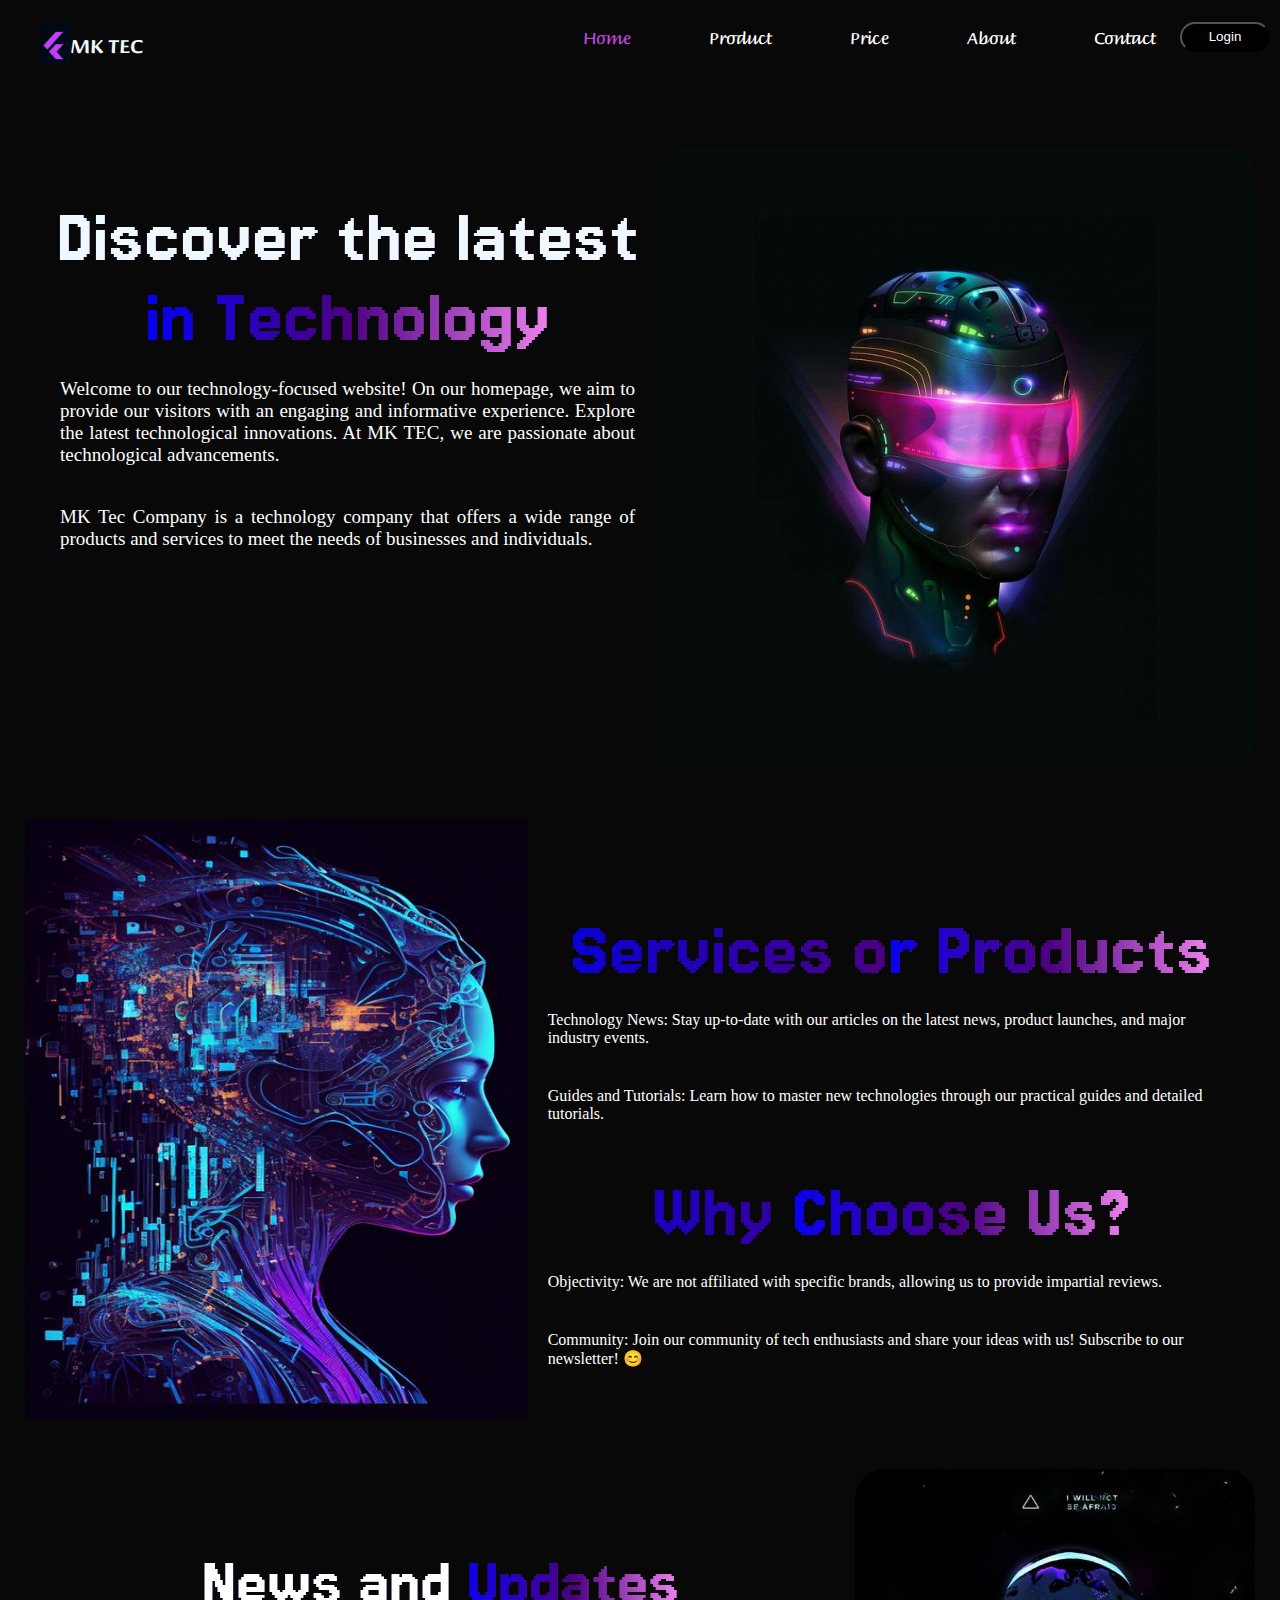
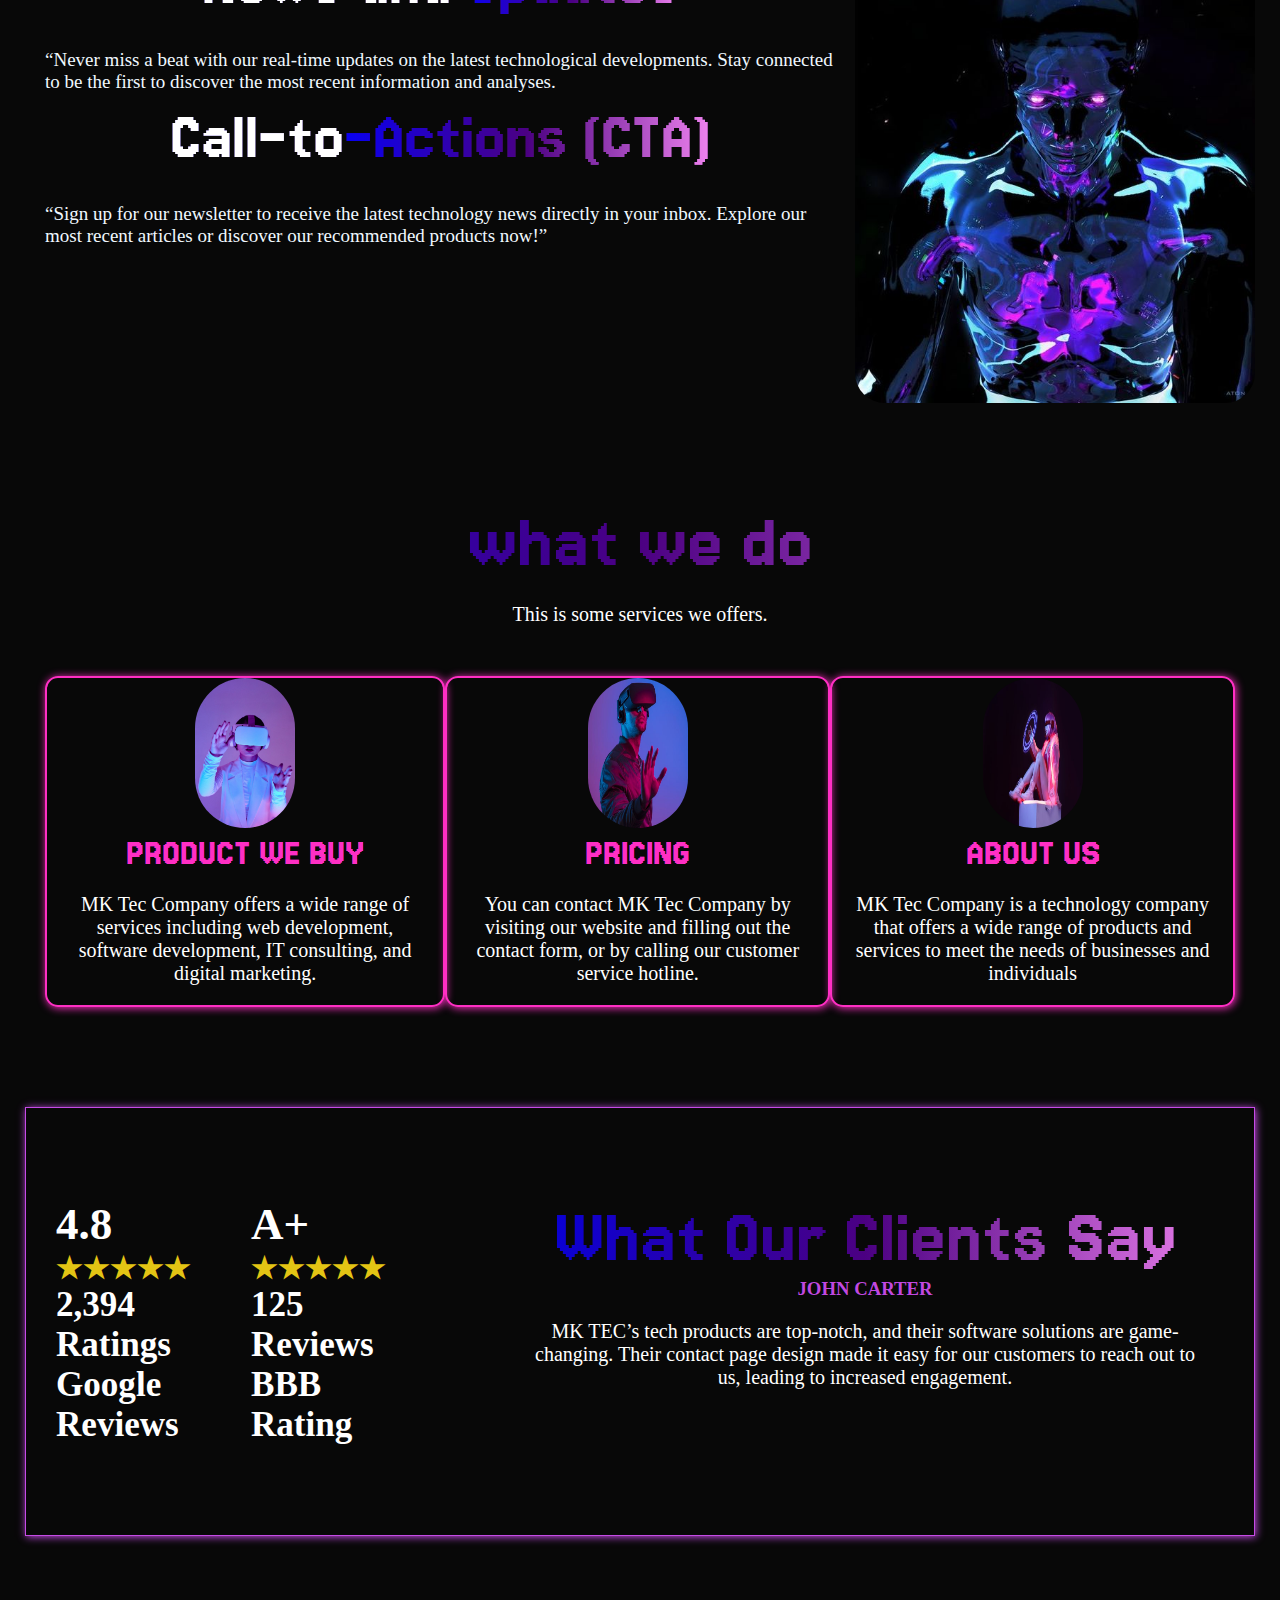
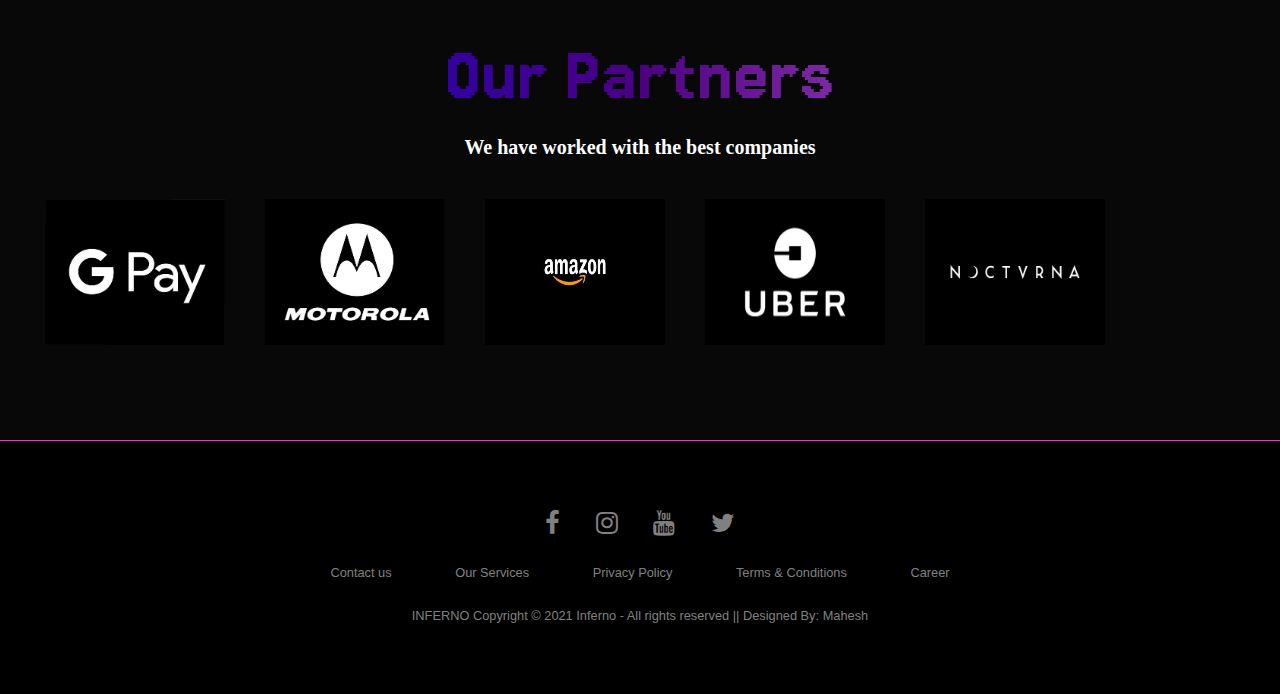
<file: html/index.html>
<!DOCTYPE html>
<html lang="en">
<head>

    <title>MK TEC</title>
    <link rel="preconnect" href="https://fonts.googleapis.com">
    <link rel="preconnect" href="https://fonts.gstatic.com" crossorigin>
    <link href="https://fonts.googleapis.com/css2?family=Jersey+15&display=swap" rel="stylesheet">
    <link rel="stylesheet" href="/css/main.css">
    <link href="https://fonts.googleapis.com/css2?family=Briem+Hand:wght@500&display=swap" rel="stylesheet">
    <link rel="stylesheet" href="https://cdnjs.cloudflare.com/ajax/libs/font-awesome/4.7.0/css/font-awesome.min.css">
</head>
<body>
    <!--start header-->

    <header class="head">
        <div class="div1">
            <img class="logm" src="../img/LOGOMK.png" >
            <h3>MK TEC</h3>
        </div>
        <div class="div2">
            <nav class="nav1">
                <ul>
                    <li class="li"><a href="index.html"><span class="home">Home</span></a></li>
                    <li class="li"><a href="product.html">Product</a></li>
                    <li class="li"><a href="prix.html">Price</a></li>
                    <li class="li"><a href="about.html">About</a></li>
                    <li class="li"><a href="contact.html">Contact</a></li>
                </ul>
               
            </nav>
            <a href="login.html"><button class="but">Login</button></a>
        </div>
    </header>
 <!--end header-->


    <main class="mainin">
      <!--start sec titre1-->
        <section class="section1">
            <div class="div3">
                <h1>Discover the latest <span class="s1">in Technology</span></h1>
                <p>Welcome to our technology-focused website! On our homepage, we aim to provide our visitors with an engaging and informative experience. Explore the latest technological innovations. At MK TEC, we are passionate about technological advancements. </p>  
                <p>MK Tec Company is a technology company that offers a wide range of products and services to meet the needs of businesses and individuals.</p>
            </div>
            <img class="img1" src="../img/img8.jpeg" alt="">
        </section> 
      <!--end sec titre1-->
        <!--start sec titre2-->
        <section class="sec2">
            
            <img src="/img/PIC10.jpg" alt="">
            <div>
                <div class="divp1">
                    <h1>Services o<span class="s1">r Products</span></h1>
                    <p>Technology News: Stay up-to-date with our articles on the latest news, product launches, and major industry events.</p>
                    <p>Guides and Tutorials:  Learn how to master new technologies through our practical guides and detailed tutorials.</p>
                </div>      

                <div class="divp1">
                    <h1>Why <span class="s1">Choose Us?</span></h1>
                    <p>Objectivity:  We are not affiliated with specific brands, allowing us to provide impartial reviews.</p>
                    <p>Community: Join our community of tech enthusiasts and share your ideas with us! Subscribe to our newsletter! 😊</p>   
                </div>  
            </div>
        </section>
      
       <!--end sec titre2-->
       <!--start sec titre3-->

        <section class="sec3">
            
            <div class="m2">
                <h1>News and <span class="s1">Updates </span></h1>
                <p> “Never miss a beat with our real-time updates on the latest technological developments. Stay connected to be the first to discover the most recent information and analyses.</p>
            
            
                <h1>Call-to<span class="s1">-Actions (CTA)</span></h1>
                <p>“Sign up for our newsletter to receive the latest technology news directly in your inbox. Explore our most recent articles or discover our recommended products now!”</p>
            </div>
            <img src="../img/pic12.jpg" alt="">

        </section>
        <!--end sec titre3-->
        <!--start sec what we do-->
        <section class="secw">
            <div class="divw1">
                <h1>what we do</h1>
                <p>This is some services we offers.</p>
            </div>
            <div class="divw2">
                <a href="/html/product.html">
                    <div>
                        <img src="/img/imgg.jpeg" alt="">
                        <h1>PRODUCT WE BUY</h1>
                        <p>MK Tec Company offers a wide range of services including web development, software development, IT consulting, and digital marketing.</p>
                    </div>
                </a>
                <a href="/html/prix.html">
                    <div>
                        <img src="/img/img2.jpg" alt="">
                        <h1>PRICING</h1>
                        <p>You can contact MK Tec Company by visiting our website and filling out the contact form, or by calling our customer service hotline.</p>
                    </div>
                </a>
                <a href="/html/about.html">
                    <div>
                        <img src="/img/img4.jpg" alt="">
                        <h1>ABOUT US</h1>
                        <p>MK Tec Company is a technology company that offers a wide range of products and services to meet the needs of businesses and individuals</p>
                    </div>
                </a>
            </div>
        </section>
        <!--end sec what we do-->
        <!--start cmnt-->
        <section class="seccmnt">
            <div class="dicn1">
                <h2>4.8</h2>
                <h4>★★★★★</h4>
                <h3>2,394 Ratings</h3>
                <h3>Google Reviews</h3>
            </div>
            <div class="dicn1">
                <h2>A+</h2>
                <h4>★★★★★</h4>
                <h3>125 Reviews</h3>
                <h3>BBB Rating</h3>
            </div>
            <div class="dicn2">
                <h1>What Our Clients Say</h1>
                <h3>JOHN CARTER</h3>
                <p>MK TEC’s tech products are top-notch, and their software solutions are game-changing. Their contact page design made it easy for our customers to reach out to us, leading to increased engagement.</p>
                
            </div>
        </section>
        <!--end cmnt-->
    
        <!--start Partners-->
        <section class="partners">
            <div>
                <h1>Our Partners</h1>
                <p>We have worked with the best companies</p>
            </div>
            <div class="divpart">
                <img src="/img/black.jpg" alt="">
                <img src="/img/black2.jpg" alt="">
                <img src="/img/amazon1.jpg" alt="">
                <img src="/img/partnr2.jpg" alt="">
                <img src="/img/black3.jpg" alt="">
            </div>
        </section>
        <!--end Partners-->
    </main>
    <div class="line"></div>
    <!--start footer-->
    <footer>
        <div class="footer">
            <div class="row">
                <a href="#"><i class="fa fa-facebook"></i></a>
                <a href="#"><i class="fa fa-instagram"></i></a>
                <a href="#"><i class="fa fa-youtube"></i></a>
                <a href="#"><i class="fa fa-twitter"></i></a>
            </div>
        
            <div class="row">
                <ul>
                    <li><a href="#">Contact us</a></li>
                    <li><a href="#">Our Services</a></li>
                    <li><a href="#">Privacy Policy</a></li>
                    <li><a href="#">Terms & Conditions</a></li>
                    <li><a href="#">Career</a></li>
                </ul>
            </div>
        
            <div class="row">INFERNO Copyright © 2021 Inferno - All rights reserved || Designed By: Mahesh </div>
            
        
        </div>
    </footer>
    <!--end footer-->
    
</body>
</html>
</file>
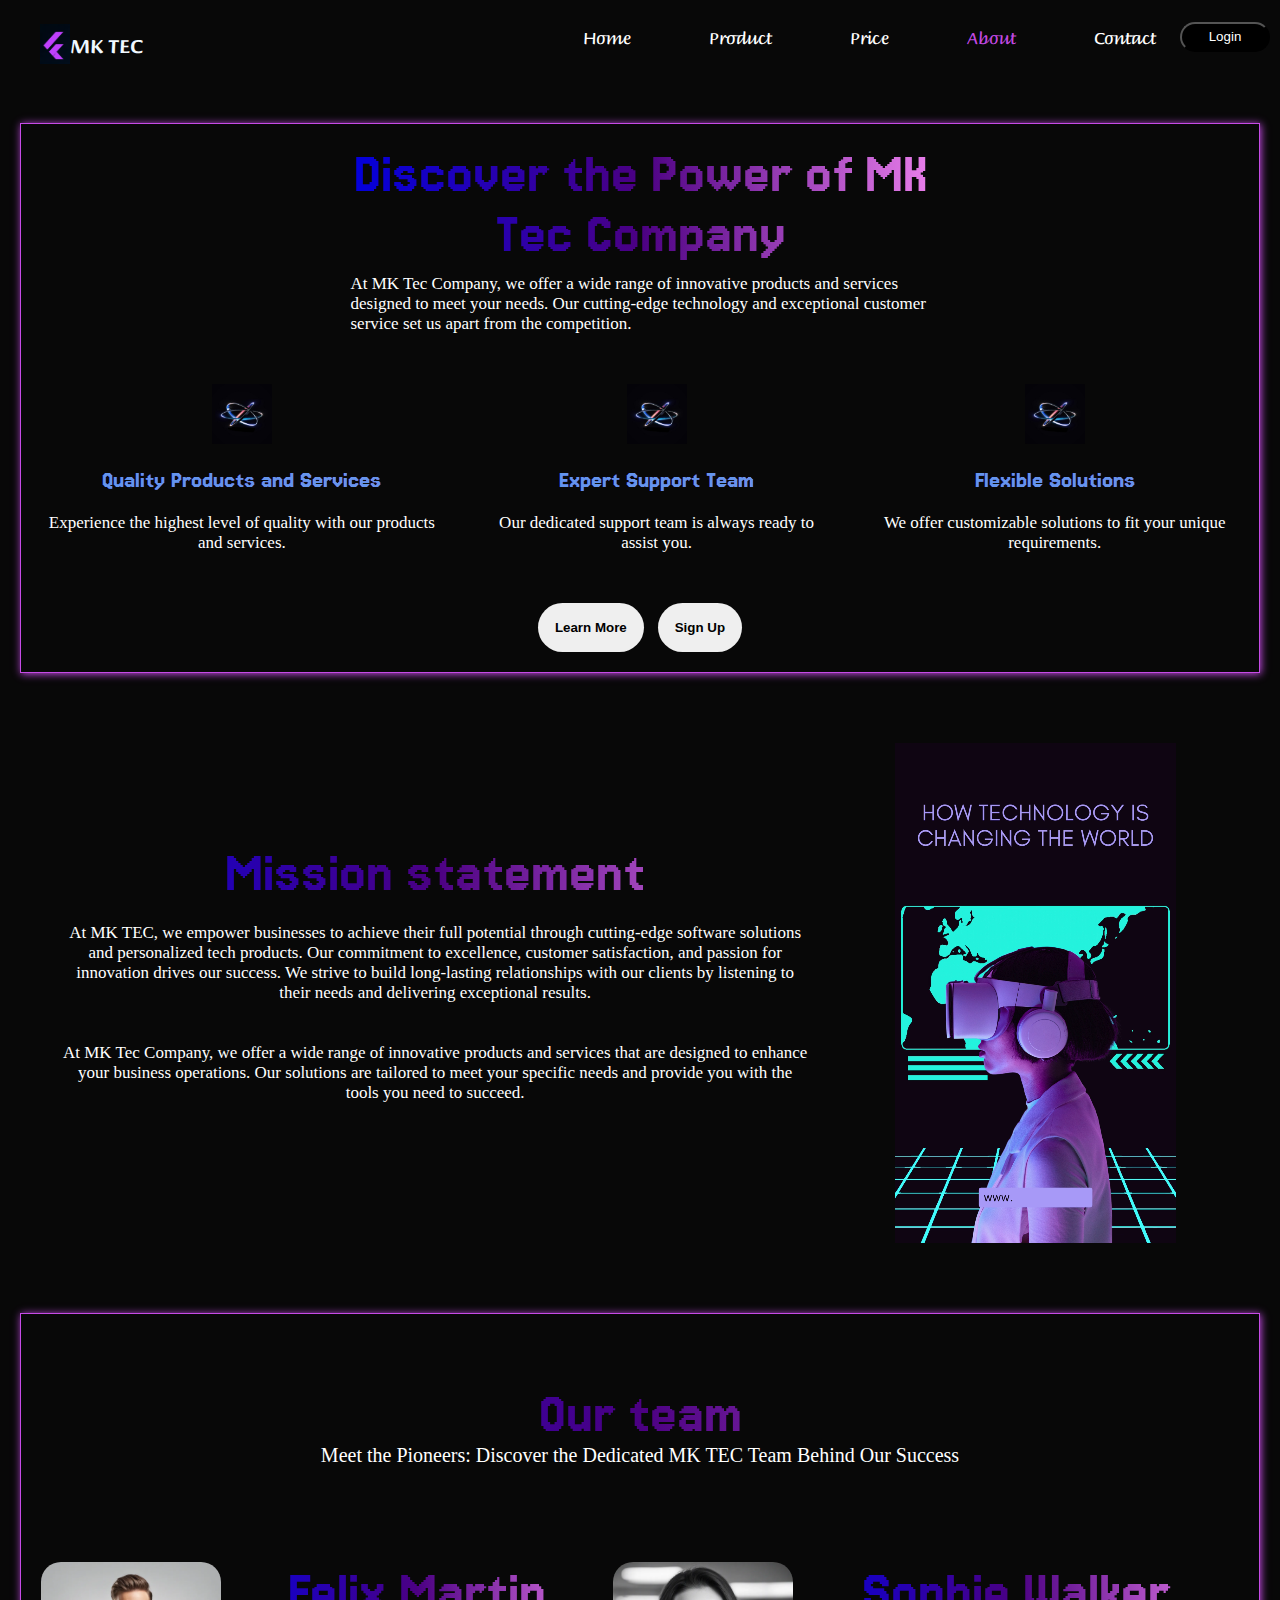
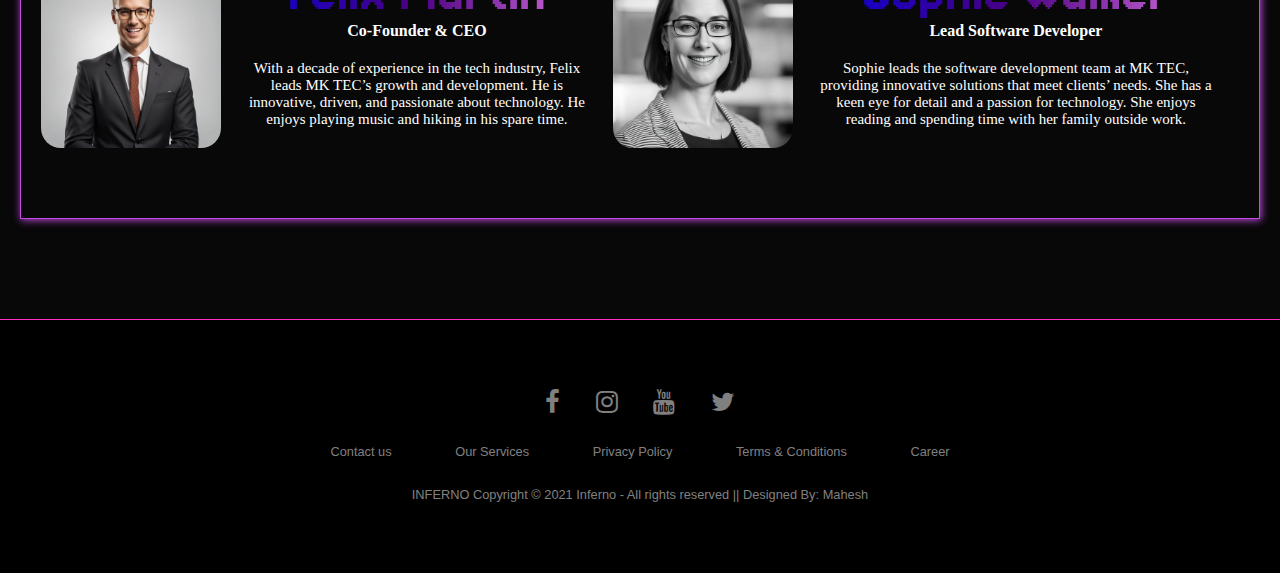
<file: html/about.html>
<!DOCTYPE html>
<html lang="en">
<head>
    <title>MK TEC</title>
    <link rel="preconnect" href="https://fonts.googleapis.com">
    <link rel="preconnect" href="https://fonts.gstatic.com" crossorigin>
    <link href="https://fonts.googleapis.com/css2?family=Jersey+15&display=swap" rel="stylesheet">
    <link rel="stylesheet" href="/css/main.css">
    <link href="https://fonts.googleapis.com/css2?family=Briem+Hand:wght@500&display=swap" rel="stylesheet">
    <link rel="stylesheet" href="https://cdnjs.cloudflare.com/ajax/libs/font-awesome/4.7.0/css/font-awesome.min.css">
</head>
<body>
    <!--start header -->

    <header class="head">
        <div class="div1">
            <img class="logm" src="../img/LOGOMK.png" >
            <h3>MK TEC</h3>
        </div>
        <div class="div2">
            <nav class="nav1">
                <ul>
                    <li class="li"><a href="index.html">Home</a></li>
                    <li class="li"><a href="product.html">Product</a></li>
                    <li class="li"><a href="prix.html"><span class="pro">Price</span></a></li>
                    <li class="li"><a href="about.html"><span class="home">About</span></a></li>
                    <li class="li"><a href="contact.html">Contact</a></li>
                </ul>
               
            </nav>
            <a href="login.html"><button class="but">Login</button></a>
        </div>
    </header>
    <!--end header-->

    <main class="mainabout">
        <!--start secabout-->
        <section class="secabout">
            <div class="diva1">
                <h1>Discover the Power of MK Tec Company</h1>
                <p>At MK Tec Company, we offer a wide range of innovative products and services designed to meet your needs. Our cutting-edge technology and exceptional customer service set us apart from the competition.</p>
            </div>
            <div class="diva2">
                <div>
                    <img src="/img/logo3.jpg" alt="">
                    <h1>Quality Products and Services</h1>
                    <p>Experience the highest level of quality with our products and services.</p>
                </div>
                <div>
                    <img src="/img/logo3.jpg" alt="">
                    <h1>Expert Support Team</h1>
                    <p>Our dedicated support team is always ready to assist you.</p>
                </div>
                <div>
                    <img src="/img/logo3.jpg" alt="">
                    <h1>Flexible Solutions</h1>
                    <p>We offer customizable solutions to fit your unique requirements.</p>
                </div>

            </div>
            <div class="divbut">
                <button class="btn ">Learn More</button>
                <button class="btn ">Sign Up</button>
            </div>
        </section>
        <!--start sec mission-->
        <section class="secab">
            <div>
                <h1>Mission statement</h1>
                <p>At MK TEC, we empower businesses to achieve their full potential through cutting-edge software solutions and personalized tech products. Our commitment to excellence, customer satisfaction, and passion for innovation drives our success. We strive to build long-lasting relationships with our clients by listening to their needs and delivering exceptional results.</p>
                <p>At MK Tec Company, we offer a wide range of innovative products and services that are designed to enhance your business operations. Our solutions are tailored to meet your specific needs and provide you with the tools you need to succeed.</p>
            </div>
            <video muted autoplay loop  src="/video/about.mp4"></video>
        </section> 
        <!--start sec mission-->
        <!--start sec  team-->
        <section class="ourt">
            <div class="diou2">
                <h1>Our team</h1>
                <p>Meet the Pioneers: Discover the Dedicated MK TEC Team Behind Our Success</p>
            </div>
            <div class="dicab">
                <img src="/img/flexab.webp" alt="">
                <div class="diou">
                    <div>
                        <h1>Felix Martin</h1>
                        <h4>Co-Founder & CEO</h4>
                    </div>  
                    <p>With a decade of experience in the tech industry, Felix leads MK TEC’s growth and development. He is innovative, driven, and passionate about technology. He enjoys playing music and hiking in his spare time.</p>
                </div>
                <img src="/img/soghiab.webp" alt="">
                <div class="diou">
                    <div>
                        <h1>Sophie Walker</h1>
                        <h4>Lead Software Developer</h4>
                    </div>
                    <p>Sophie leads the software development team at MK TEC, providing innovative solutions that meet clients’ needs. She has a keen eye for detail and a passion for technology. She enjoys reading and spending time with her family outside work.</p>
                </div>
            </div>
        </section> 
        <!--start sec team-->
        

       
    </main>
    <div class="line"></div>
     <!--start footer-->
     <footer>
        <div class="footer">
            <div class="row">
                <a href="#"><i class="fa fa-facebook"></i></a>
                <a href="#"><i class="fa fa-instagram"></i></a>
                <a href="#"><i class="fa fa-youtube"></i></a>
                <a href="#"><i class="fa fa-twitter"></i></a>
            </div>
        
            <div class="row">
                <ul>
                    <li><a href="#">Contact us</a></li>
                    <li><a href="#">Our Services</a></li>
                    <li><a href="#">Privacy Policy</a></li>
                    <li><a href="#">Terms & Conditions</a></li>
                    <li><a href="#">Career</a></li>
                </ul>
            </div>
        
            <div class="row">INFERNO Copyright © 2021 Inferno - All rights reserved || Designed By: Mahesh </div>
            
        
        </div>
    </footer>
    <!--end footer-->
</body>
</html>
</file>
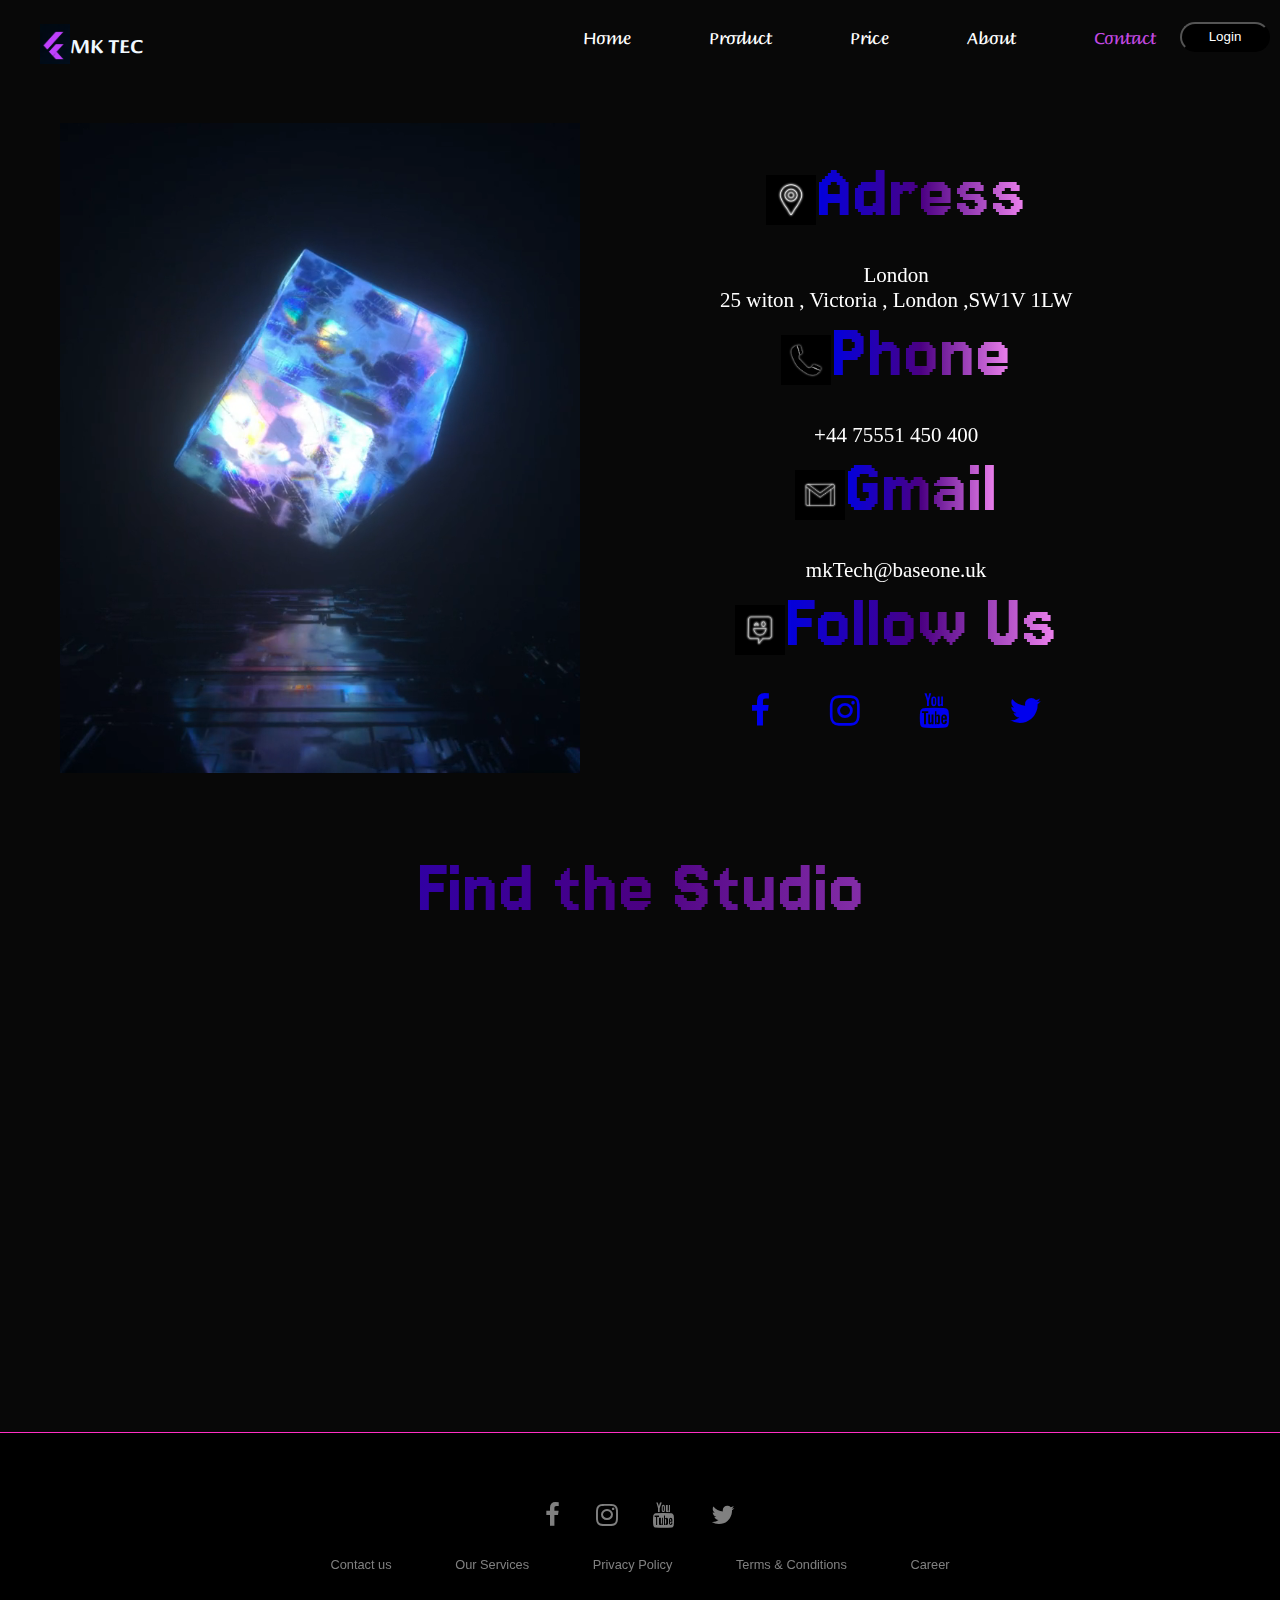
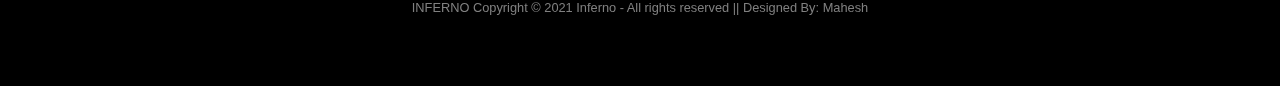
<file: html/contact.html>
<!DOCTYPE html>
<html lang="en">
<head>
    <meta charset="UTF-8">
    <meta name="viewport" content="width=device-width, initial-scale=1.0">
    <title>Document</title>
    <link rel="stylesheet" href="/css/main.css">
    <link rel="preconnect" href="https://fonts.googleapis.com">
    <link rel="preconnect" href="https://fonts.gstatic.com" crossorigin>
    <link href="https://fonts.googleapis.com/css2?family=Jersey+15&display=swap" rel="stylesheet">
    <link rel="preconnect" href="https://fonts.googleapis.com">
    <link rel="preconnect" href="https://fonts.gstatic.com" crossorigin>
    <link href="https://fonts.googleapis.com/css2?family=Briem+Hand:wght@500&display=swap" rel="stylesheet">
    <link rel="stylesheet" href="https://cdnjs.cloudflare.com/ajax/libs/font-awesome/4.7.0/css/font-awesome.min.css">
    
</head>
<body>
 <!--start header -->
    <header class="head">
        <div class="div1">
            <img class="logm" src="../img/LOGOMK.png" >
            <h3>MK TEC</h3>
        </div>
        <div class="div2">
            <nav class="nav1">
                <ul>
                    <li class="li"><a href="index.html">Home</a></li>
                    <li class="li"><a href="product.html">Product</a></li>
                    <li class="li"><a href="prix.html">Price</a></li>
                    <li class="li"><a href="about.html"></span>About</a></li>
                    <li class="li"><a href="contact.html"><span class="home">Contact</span></a></li>
                </ul>
               
            </nav>
            <a href="login.html"><button class="but">Login</button></a>
        </div>
    </header>
    <!--end header-->
    <main>
        <!--start seccon1-->
        <section class="seccon">
            <video muted autoplay loop  src="/video/cacc37c6fe31c5f0d73bafab7a2c935c.mp4"></video>
            <div class="divcon2">
                <div>
                    <div class="divcnt">
                        <img src="/img/adr3.jpg" alt="">
                        <h1>Adress</h1>
                    </div>
                    <p>London</p>
                    <p>25 witon , Victoria , London ,SW1V 1LW </p>
                    
                </div>
                <div>
                    <div class="divcnt">
                        <img src="/img/ph2.jpg" alt="">
                        <h1>Phone</h1>
                    </div>
                    <p>+44 75551 450 400</p>
                </div>
                <div>
                    <div class="divcnt">
                        <img src="/img/gmail2.jpg" alt="">
                        <h1>Gmail</h1>
                    </div>
                    <p>mkTech@baseone.uk</p>
            </div>
                <div class="divcnt">
                    <img src="/img/follow us.jpg" alt="">
                    <h1>Follow Us</h1>
                </div>
                <div class="row2">
                    <a href="#"><i class="fa fa-facebook"></i></a>
                    <a href="#"><i class="fa fa-instagram"></i></a>
                    <a href="#"><i class="fa fa-youtube"></i></a>
                    <a href="#"><i class="fa fa-twitter"></i></a>
                    
                </div>
            </div>
        </section>
        <!--end seccon1-->
        <!--start find stidio-->
        <section class="find">
            <h1>Find the Studio</h1>
            <iframe src="https://www.google.com/maps/embed?pb=!1m18!1m12!1m3!1d317716.6199417492!2d-0.4319350262806276!3d51.528605080092824!2m3!1f0!2f0!3f0!3m2!1i1024!2i768!4f13.1!3m3!1m2!1s0x47d8a00baf21de75%3A0x52963a5addd52a99!2sLondres%2C%20Royaume-Uni!5e0!3m2!1sfr!2sma!4v1716308750783!5m2!1sfr!2sma" width="600" height="450" style="border:0;" allowfullscreen="" loading="lazy" referrerpolicy="no-referrer-when-downgrade"></iframe>
        </section>
    </main>
    <div class="line"></div>
     <!--start footer-->
     <footer>
        <div class="footer">
            <div class="row">
                <a href="#"><i class="fa fa-facebook"></i></a>
                <a href="#"><i class="fa fa-instagram"></i></a>
                <a href="#"><i class="fa fa-youtube"></i></a>
                <a href="#"><i class="fa fa-twitter"></i></a>
            </div>
        
            <div class="row">
                <ul>
                    <li><a href="#">Contact us</a></li>
                    <li><a href="#">Our Services</a></li>
                    <li><a href="#">Privacy Policy</a></li>
                    <li><a href="#">Terms & Conditions</a></li>
                    <li><a href="#">Career</a></li>
                </ul>
            </div>
        
            <div class="row">INFERNO Copyright © 2021 Inferno - All rights reserved || Designed By: Mahesh </div>
            
        
        </div>
    </footer>
    <!--end footer-->
    
</body>
</html>
</file>
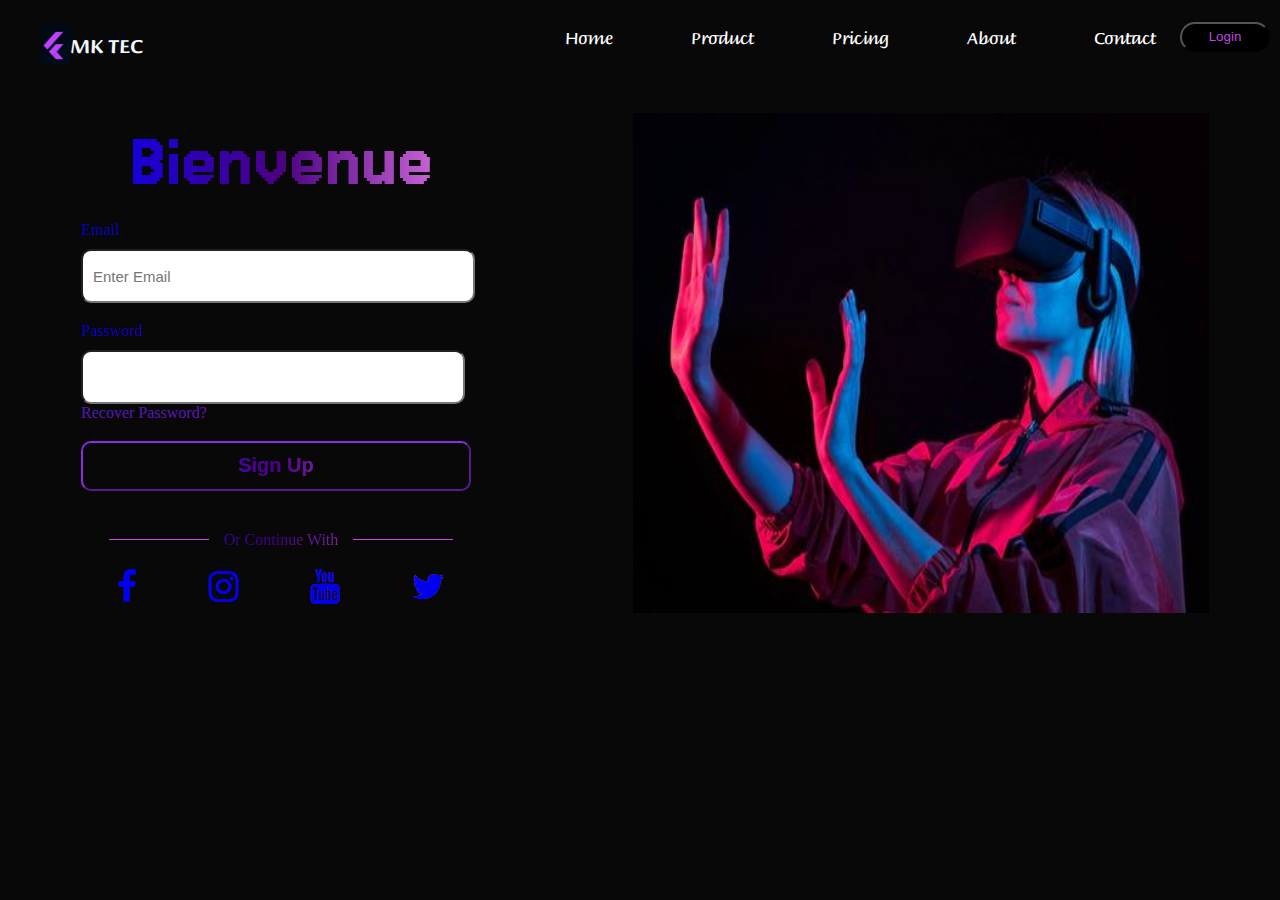
<file: html/login.html>
<!DOCTYPE html>
<html lang="en">
<head>
   
    <title>MK TEC</title>
    <link rel="preconnect" href="https://fonts.googleapis.com">
    <link rel="preconnect" href="https://fonts.gstatic.com" crossorigin>
    <link href="https://fonts.googleapis.com/css2?family=Jersey+15&display=swap" rel="stylesheet">
    <link rel="stylesheet" href="/css/main.css">
    <link href="https://fonts.googleapis.com/css2?family=Briem+Hand:wght@500&display=swap" rel="stylesheet">
    <link rel="stylesheet" href="https://cdnjs.cloudflare.com/ajax/libs/font-awesome/4.7.0/css/font-awesome.min.css">
</head>
<body>
    <!-- start header-->
    <header class="head">
        <div class="div1">
            <img class="logm" src="../img/LOGOMK.png" >
            <h3>MK TEC</h3>
        </div>
        <div class="div2">
            <nav class="nav1">
               <ul>
                    <li class="li"><a href="index.html">Home</a></li>
                    <li class="li"><a href="product.html">Product</a></li>
                    <li class="li"><a href="prix.html">Pricing</a></li>
                    <li class="li"><a href="about.html">About</a></li>
                    <li class="li"><a href="contact.html">Contact</a></li>
                </ul>
            </nav> 
            <a href="login.html"><button class="but"><span class="home">Login</span></button></a>
        </div>
    </header>
<!--end header-->

<!--start sec login-->
    <section class="login">
        
        <div class="dav1">
            <h1>Bienvenue</h1>
            <div>
                <label for="email">Email</label>
                <input type="email" id="email" name="email" placeholder="Enter Email" class="inpa1" autocomplete="email">
            </div>
            <div>
                <label for="pswd">Password</label>
                <input type="password" id="pswd" name="pswd" class="inpa2" autocomplete="current-password" >
                <a href=""><span class="spn2">Recover Password?</span></a>
            </div>
            <div class="continue">
                <a href="index.html"><button class="sign">Sign Up</button></a>
                <div class="ligns">
                    <div class="lign1"></div>
                    <p>Or Continue With</p>
                    <div class="lign1"></div>
                </div>
                <div class="row2">
                    <a href="#"><i class="fa fa-facebook"></i></a>
                    <a href="#"><i class="fa fa-instagram"></i></a>
                    <a href="#"><i class="fa fa-youtube"></i></a>
                    <a href="#"><i class="fa fa-twitter"></i></a>
                    
                </div>
           </div>
           
        </div>
        <img src="../img/pic1.jpg" alt="">
   </section>

 <!--end sec login-->
  

    
</body>
</html>
</file>
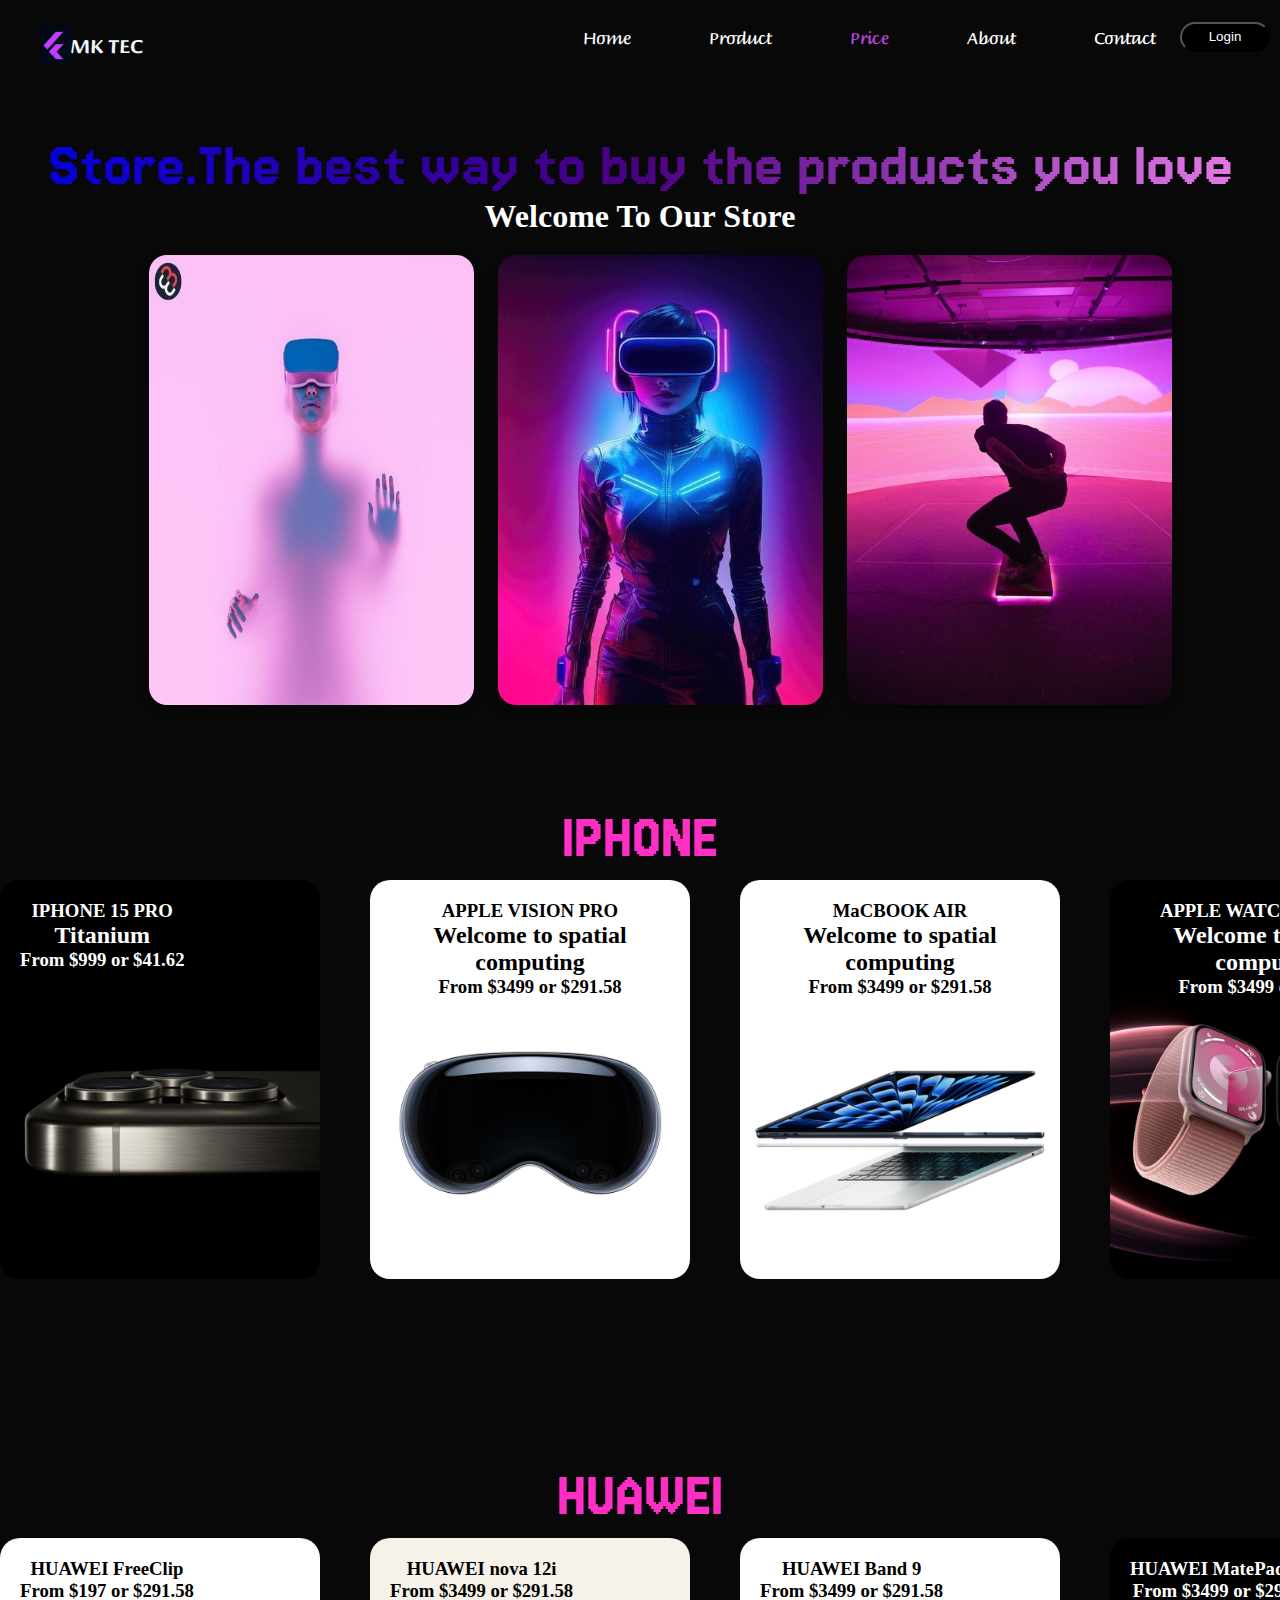
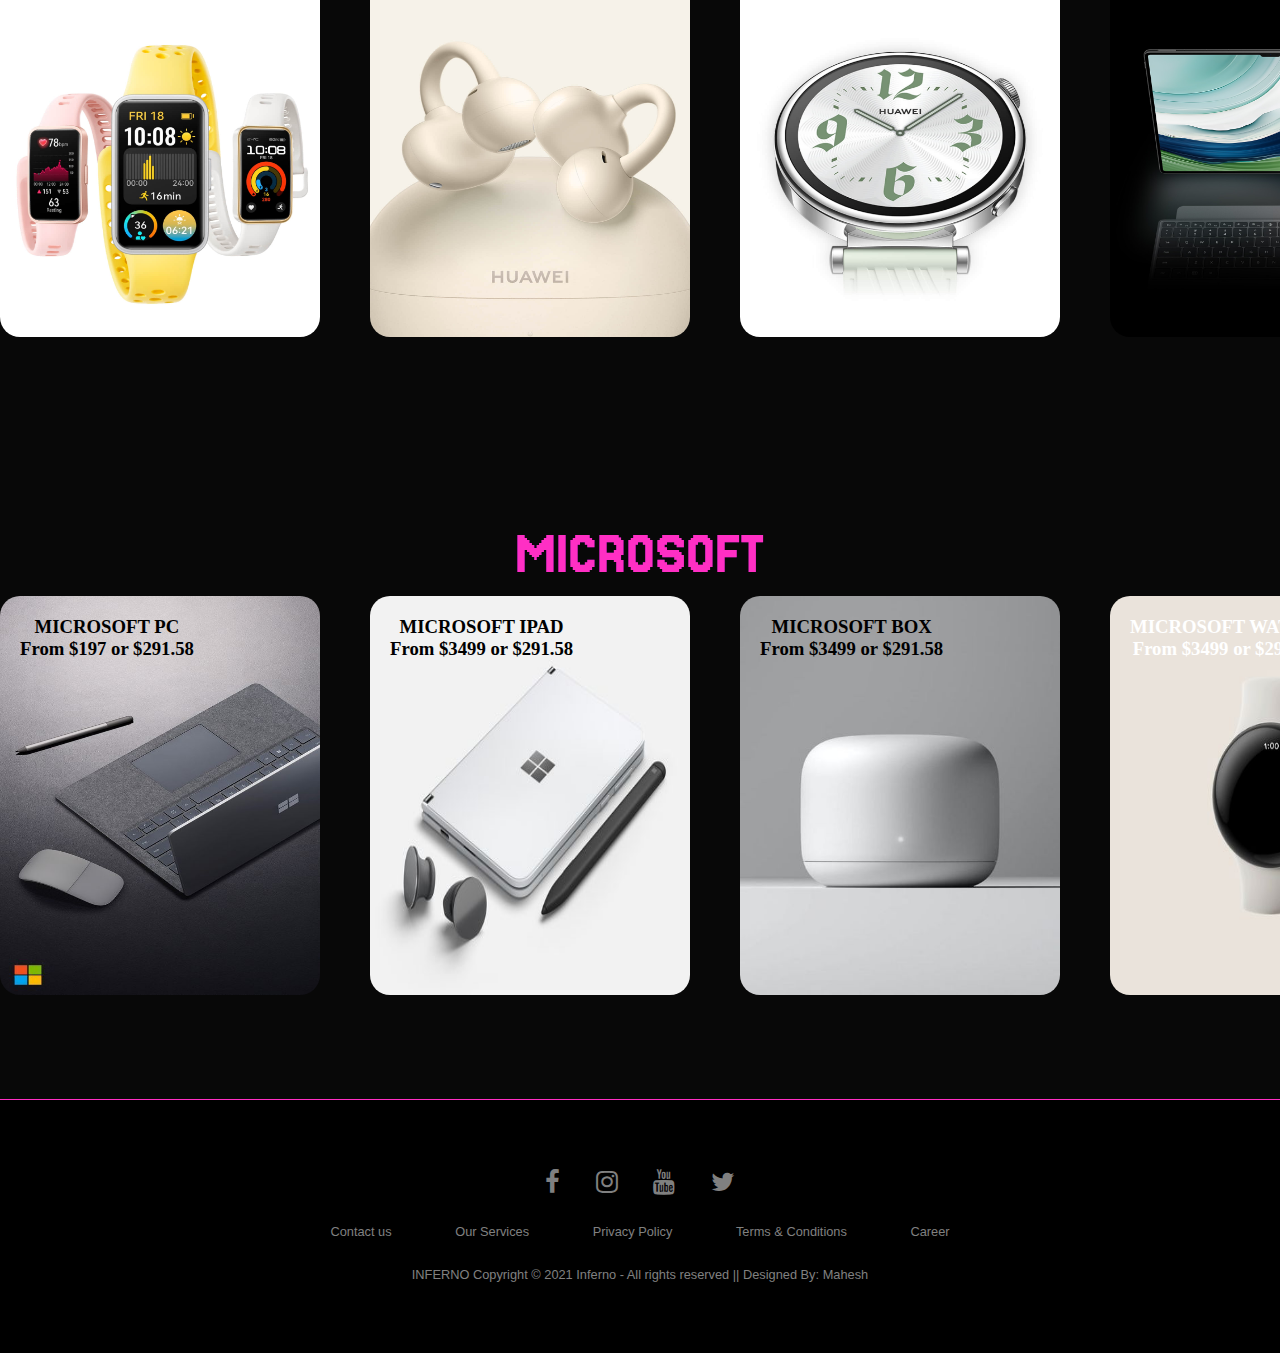
<file: html/prix.html>
<!DOCTYPE html>
<html lang="en">
<head>
    <title>MK TEC</title>
    <link rel="preconnect" href="https://fonts.googleapis.com">
    <link rel="preconnect" href="https://fonts.gstatic.com" crossorigin>
    <link href="https://fonts.googleapis.com/css2?family=Jersey+15&display=swap" rel="stylesheet">
    <link rel="stylesheet" href="/css/main.css">
    <link href="https://fonts.googleapis.com/css2?family=Briem+Hand:wght@500&display=swap" rel="stylesheet">
    <link rel="stylesheet" href="https://cdnjs.cloudflare.com/ajax/libs/font-awesome/4.7.0/css/font-awesome.min.css">
</head>
<body>
    <!--start header -->
    
    <header class="head">
        <div class="div1">
            <img class="logm" src="../img/LOGOMK.png" >
            <h3>MK TEC</h3>
        </div>
        <div class="div2">
            <nav class="nav1">
               <ul>
                    <li class="li"><a href="index.html">Home</a></li>
                    <li class="li"><a href="product.html">Product</a></li>
                    <li class="li"><a href="prix.html"><span class="home">Price</span></a></li>
                    <li class="li"><a href="about.html">About</a></li>
                    <li class="li"><a href="contact.html">Contact</a></li>
                </ul>
            </nav>
            <a href="login.html"><button class="but">Login</button></a>
        </div>
    </header>
    <!--end header -->
    <main class="Price"> 
        <!--start sec iphone-->
        <div class="store">
            <h1>Store.The best way to buy the products you love</h1>
            <h2>Welcome To Our Store</h2>
        </div>
        <!--start sec card-->
        <section>
            <section>
                <div class="wrapper">
                    <div class="card">
                        <div class="poster"><img src="/img/img5.jpg" alt="Location Unknown"></div>
                        <div class="details">
                            <h2>Tech Products</h2>
                            <div class="tags">
                                <span class="tag">Iphone</span>
                                <span class="tag">IPAD</span>
                                <span class="tag">WATCH</span>
                            </div>
                            <p class="desc">
                                We offer a comprehensive range of technology products that cater to various industries and business verticals, ensuring that you have access to the latest and…
        
                            </p>
                            <div class="cast">
                                <h3>Cast</h3>
                                <ul>
                                    <li><img src="/img/cart1.webp" alt="Marco Andrews" title="Marco Andrews"></li>
                                    <li><img src="/img/cart2.webp" alt="Rebecca Floyd" title="Rebecca Floyd"></li>
                                    <li><img src="/img/soghiab.webp" alt="Antonio Herrera" title="Antonio Herrera"></li>
                                </ul>
                            </div>
                        </div>
                    </div>
                    <div class="card">
                        <div class="poster"><img src="/img/img7.jpg" alt="Location Unknown"></div>
                        <div class="details">
                            <h2>Software Solutions</h2>
                            <div class="tags">
                                <span class="tag">(ERP)</span>
                                <span class="tag">(CRM)</span>
                                <span class="tag">(IVF)</span>
                            </div>
                            <p class="desc">
                                At MK TEC, we understand the importance of software solutions in today’s digital era.
        
                            </p>
                            <div class="cast">
                                <h3>Cast</h3>
                                <ul>
                                    <li><img src="/img/flexab.webp" alt="Angelina Whyte" title="Angelina Whyte"></li>
                                    <li><img src="/img/cart2.webp" alt="Ivan Benson" title="Ivan Benson"></li>
                                </ul>
                            </div>
                        </div>
                    </div>
                    <div class="card">
                        <div class="poster"><img src="/img/IMG6.jpg" alt="Location Unknown"></div>
                        <div class="details">
                            <h2>Contact Page Design</h2>
                            <div class="tags">
                                <span class="tag yellow">Discovery</span>
                                <span class="tag">Development</span>
                                <span class="tag blue">Design</span>
                            </div>
                            <p class="desc">
                                Our team creates custom-designed contact pages that are visually stunning and optimized for conversions, providing a seamless experience for your customers.
        
                            </p>
                            <div class="cast">
                                <h3>Cast</h3>
                                <ul>
                                    <li><img src="/img/cart1.webp" alt="Jessica Enduro" title="Jessica Enduro"></li>
                                    <li><img src="/img/soghiab.webp" alt="Charles Garcia" title="Charles Garcia"></li>
                                </ul>
                            </div>
                        </div>
                    </div>
                </div>
            </section>
        </section>
        <!--end sec card-->
        <!--start sec prix-->
        <section id="IPHONE" class="section2">
            <h1>IPHONE</h1>
            <ul>
                <li class="divip">
                    <img src="/img/iphone15.jpeg" alt="">
                    <div>
                        <h3>IPHONE 15 PRO</h3>
                        <h2>Titanium</h2>
                        <h3>From $999 or $41.62</h3>
                            
                    </div>
                    
                </li>
                <li>
                    <img src="/img/APPELE VESION.jpeg" alt="">
                    <div>
                        <h3>APPLE VISION PRO</h3>
                        <h2>Welcome to spatial computing</h2>
                        <h3>From $3499 or $291.58</h3>
                            
                    </div>
                    
                </li>
                <li>
                    <img src="/img/macbook air.jpeg" alt="">
                    <div>
                        <h3>MaCBOOK AIR</h3>
                        <h2>Welcome to spatial computing</h2>
                        <h3>From $3499 or $291.58</h3>
                            
                    </div>
                    
                </li>
                <li class="divip">
                    <img src="/img/apple watch serie 9.jpeg" alt="">
                    <div >
                        <h3>APPLE WATCH SERIES 9</h3>
                        <h2>Welcome to spatial computing</h2>
                        <h3>From $3499 or $291.58</h3>
                            
                    </div>
                    
                </li>
                <li>
                    <img src="/img/ipad.jpeg" alt="">
                    <div class="iphone">
                        <h3>IPAD</h3>
                        <h2>Welcome to spatial computing</h2>
                        <h3>From $3499 or $291.58</h3>
                            
                    </div>
                    
                </li>
                <li>
                    <img src="/img/newphoria.jpeg" alt="">
                    <div>
                        <h3>IPHONE 15 </h3>
                        <h2>Welcome to spatial computing</h2>
                        <h3>From $3499 or $291.58</h3>
                            
                    </div>
                    
                </li>
                <li>
                    <img src="/img/macbook pro.jpeg" alt="">
                    <div>
                        <h3>MACBOOK PRO</h3>
                        <h2>Welcome to spatial computing</h2>
                        <h3>From $3499 or $291.58</h3>
                            
                    </div>
                    
                </li>
                <li>
                    <img src="/img/apple watch ultra 2.jpeg" alt="">
                    <div>
                        <h3>APPLE WATCH ULTRA 2</h3>
                        <h2>Welcome to spatial computing</h2>
                        <h3>From $3499 or $291.58</h3>
                            
                    </div>
                    
                </li>
                <li>
                    <img src="/img/ipad pro.jpeg" alt="">
                    <div class="divip">
                        <h3>IPAD PRO</h3>
                        <h2>Welcome to spatial computing</h2>
                        <h3>From $3499 or $291.58</h3>   
                    </div>
                    
                </li>
                <li>
                    <img src="/img/apple watch se.jpeg" alt="">
                    <div>
                        <h3>APPLE WATCH SE</h3>
                        <h2>Welcome to spatial computing</h2>
                        <h3>From $3499 or $291.58</h3>
                    </div>
                    </li>
            </ul>
        </section>
    
        <section id="HUAWEI" class="section2">
            <h1>HUAWEI</h1>
            <ul>
                <li>
                    <img src="/img/Band9 Huawei.jpg" alt="">
                    <div>
                        <h3>HUAWEI FreeClip</h3>
                        <h3>From $197 or $291.58</h3>    
                    </div>
                </li>
                <li>
                    <img src="/img/FreeClip Huawei.jpg" alt="">
                    <div>
                        <h3>HUAWEI nova 12i</h3>   
                        <h3>From $3499 or $291.58</h3>        
                    </div>
                    
                </li>
                <li>
                    <img src="/img/gt4 watsh Huawei.jpg" alt="">
                    <div >
                        <h3>HUAWEI Band 9</h3>
                        <h3>From $3499 or $291.58</h3>     
                    </div>
                </li>
                <li class="divip">
                    <img src="/img/MP Pro 13.2 Huawei.jpg" alt="">
                        <div class="iphone">
                            <h3>HUAWEI MatePad Pro </h3>
                            
                            <h3>From $3499 or $291.58</h3>
                        </div>
                </li>
                <li class="divip">
                    <img src="/img/nova11iblack Huawei.jpg" alt="">
                    <div>
                        <h3>NOVA BLACK Huawei </h3>
                        <h3>From $3499 or $291.58</h3>   
                    </div>
                </li>
                <li>
                    <img src="/img/Band9 Huawei.jpg" alt="">
                    <div>
                        <h3>HUAWEI FreeClip</h3>
                        <h3>From $197 or $291.58</h3>
                    </div>
                </li>
                <li>
                    <img src="/img/FreeClip Huawei.jpg" alt="">
                    <div>
                        <h3>HUAWEI nova 12i</h3>
                        <h3>From $3499 or $291.58</h3>
                    </div>
                </li>
            </ul>
        </section>
    
        <section id="MICROSOFT" class="section2">
            <h1>MICROSOFT</h1>
            <ul>
                <li>
                    <img src="/img/microopro.jpg" alt="">
                    <div>
                        <h3>MICROSOFT PC</h3>
                        <h3>From $197 or $291.58</h3>     
                    </div>
                </li>
                <li>
                    <img src="/img/microprod.jpg" alt="">
                    <div>
                        <h3>MICROSOFT IPAD</h3>        
                        <h3>From $3499 or $291.58</h3>
                    </div>
                </li>
                <li>
                    <img src="/img/microproo.jpg" alt="">
                    <div>
                        <h3>MICROSOFT BOX</h3>
                        <h3>From $3499 or $291.58</h3> 
                    </div>
                </li>
                <li class="divip">
                    <img src="/img/watch micr.jpg" alt="">
                    <div class="iphone">
                        <h3>MICROSOFT WATCH</h3>
                        <h3>From $3499 or $291.58</h3> 
                    </div>  
                </li>
                <li class="divip">
                    <img src="/img/promicro.jpg" alt="">
                    <div>
                        <h3>MICROSOFT AIR  </h3>
                        <h3>From $3499 or $291.58</h3>        
                    </div>
                </li>
                <li>
                    <img src="/img/microprooo.jpg" alt="">
                    <div>
                        <h3>HUAWEI FreeClip</h3>
                        <h3>From $197 or $291.58</h3>
                    </div> 
                </li>
                <li>
                    <img src="/img/promicro.jpg" alt="">
                    <div>
                        <h3>HUAWEI nova 12i</h3>
                        <h3>From $3499 or $291.58</h3>
                    </div> 
                </li>
            </ul>
        </section>
       <!--end sec prix-->
        
    </main>

   <div class="line"></div>
    <!--start footer-->
    <footer>
        <div class="footer">
            <div class="row">
                <a href="#"><i class="fa fa-facebook"></i></a>
                <a href="#"><i class="fa fa-instagram"></i></a>
                <a href="#"><i class="fa fa-youtube"></i></a>
                <a href="#"><i class="fa fa-twitter"></i></a>
            </div>
        
            <div class="row">
                <ul>
                    <li><a href="#">Contact us</a></li>
                    <li><a href="#">Our Services</a></li>
                    <li><a href="#">Privacy Policy</a></li>
                    <li><a href="#">Terms & Conditions</a></li>
                    <li><a href="#">Career</a></li>
                </ul>
            </div>
        
            <div class="row">INFERNO Copyright © 2021 Inferno - All rights reserved || Designed By: Mahesh </div>
            
        
        </div>
    </footer>
    <!--end footer-->


     
</body>
</html>
</file>
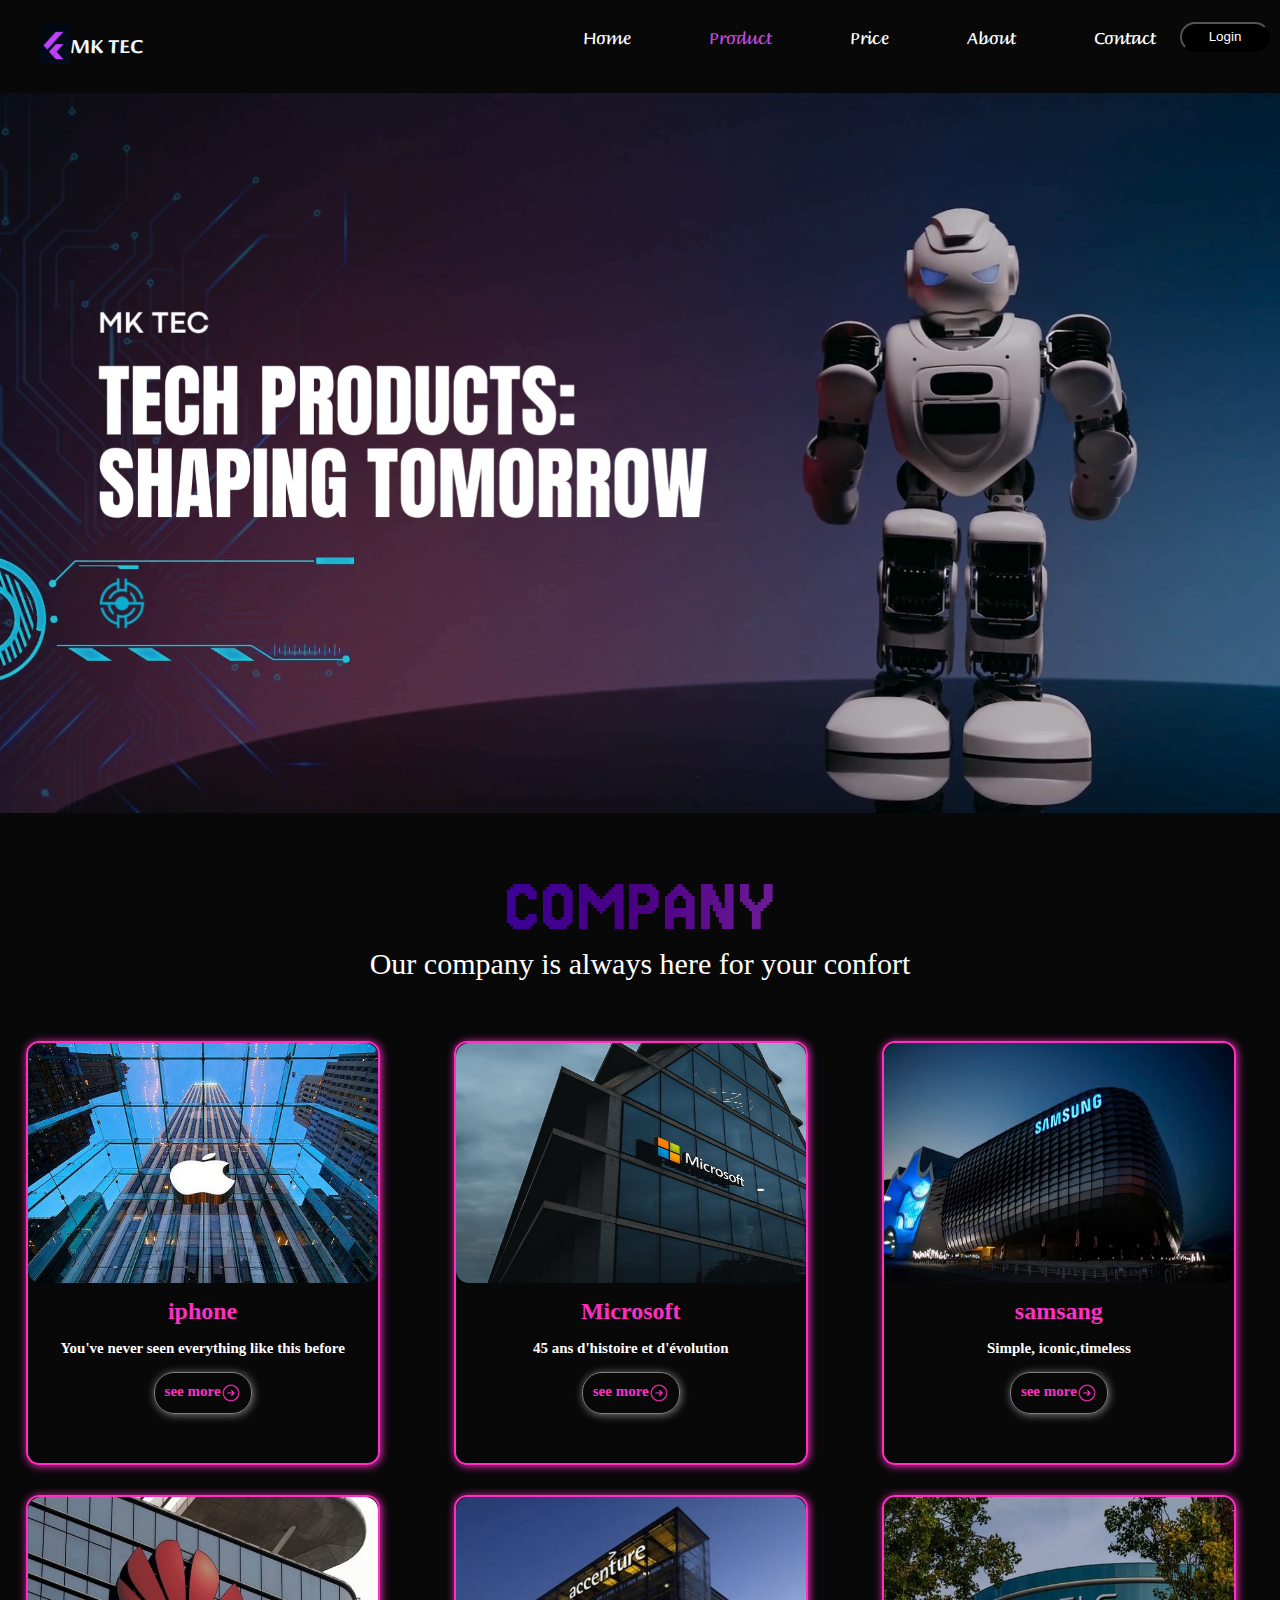
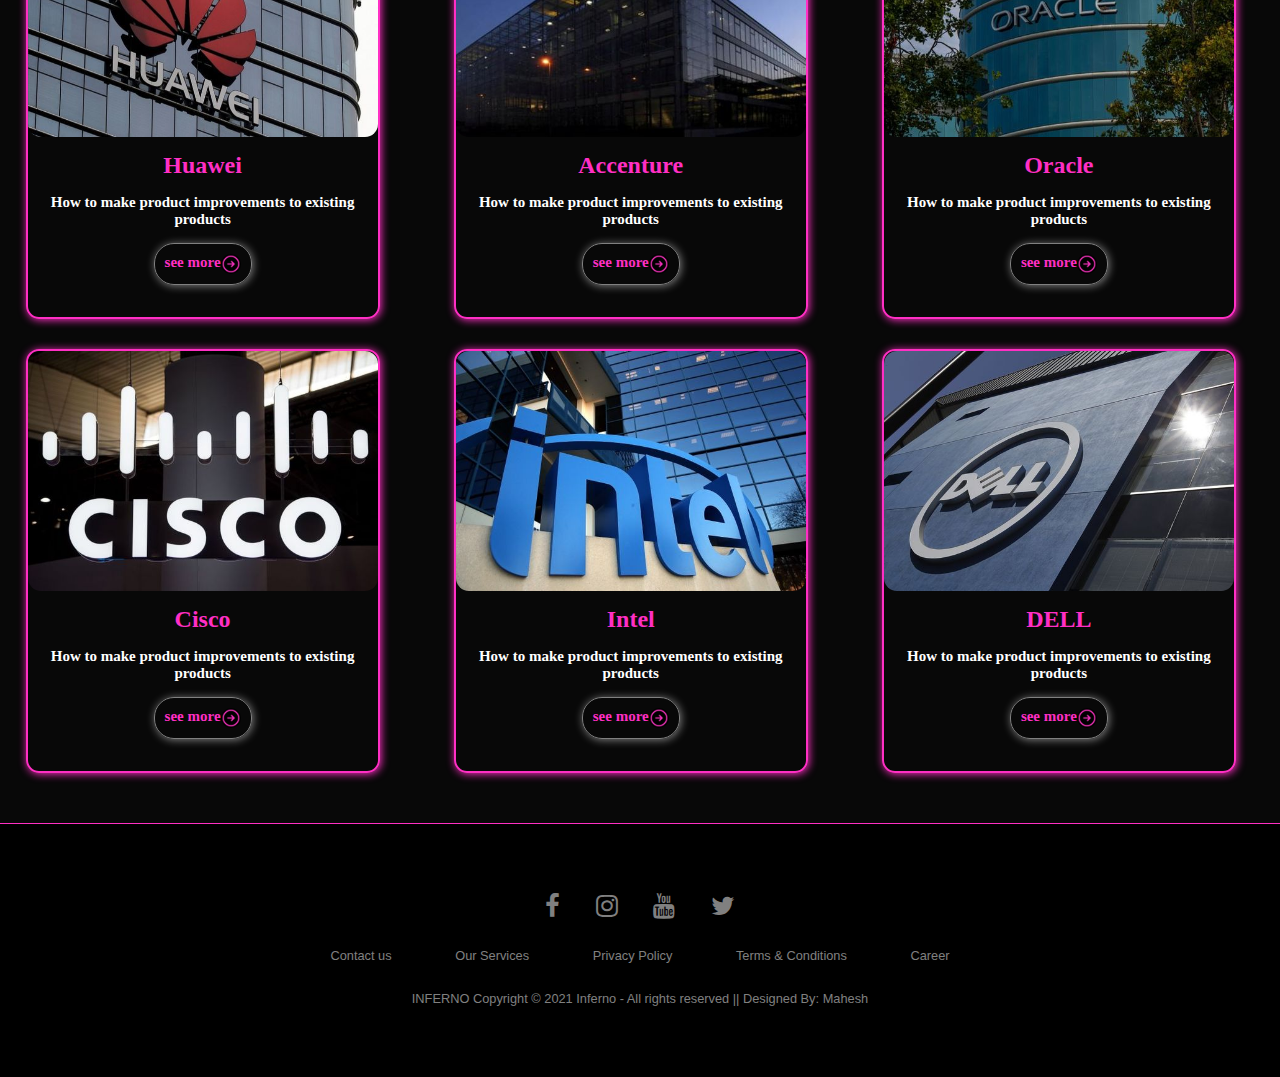
<file: html/product.html>
<!DOCTYPE html>
<html lang="en">
<head>
  <head>
    <title>MK TEC</title>
    <link rel="stylesheet" href="/css/main.css">
    <link rel="preconnect" href="https://fonts.googleapis.com">
    <link rel="preconnect" href="https://fonts.gstatic.com" crossorigin>
    <link href="https://fonts.googleapis.com/css2?family=Jersey+15&display=swap" rel="stylesheet">
    <link rel="preconnect" href="https://fonts.gstatic.com" crossorigin>
    <link href="https://fonts.googleapis.com/css2?family=Briem+Hand:wght@500&display=swap" rel="stylesheet">
    <link rel="stylesheet" href="https://cdnjs.cloudflare.com/ajax/libs/font-awesome/4.7.0/css/font-awesome.min.css">
  </head>
</head>
<body>
  


  <!--start header-->
    <header class="head">
        <div class="div1">
            <img class="logm" src="/img/LOGOMK.png" >
            <h3>MK TEC</h3>
        </div>
        <div class="div2">
            <nav class="nav1">
               <ul>
                    <li class="li"><a href="index.html">Home</a></li>
                    <li class="li"><a href="product.html"><div class="home">Product</div></a></li>
                    <li class="li"><a href="prix.html">Price</a></li>
                    <li class="li"><a href="about.html">About</a></li>
                    <li class="li"><a href="contact.html">Contact</a></li>
                </ul>
            </nav>
            <a href="login.html"><button class="but">Login</button></a>
        </div>
    </header>
    <!--end header-->

    <main>
        <!--start sec vedio-->
        <section class="mal">
            <video muted autoplay src="/video/ALL vedio.mp4" loop></video>
        </section>
       <!--end sec vedio-->
        <div class="divpr">
            <h1>COMPANY</h1>
            <p>Our company is always here for your confort</p>
        </div>
       <!--start marque product-->
        <section class="product">
         
            <ol>
                <li>
                    <div>
                        <img src="/img/appele char.jpg" alt="">
                        <h2>iphone</h2>
                        <p>You've never seen everything like this before</p>
                        <div class="see">
                          <a href="prix.html#IPHONE">see more </a> 
                          <img src="/img/fleshh.jpg" alt="">
                        </div>
                    </div>
                </li>
                <li>
                    <div>
                        <img src="/img/MICROSOFT CHAR.jpg" alt="">
                        <h2>Microsoft</h2>
                        <p>45 ans d'histoire et d'évolution</p>
                        <div class="see">
                          <a href="prix.html#MICROSOFT">see more </a>
                          <img src="/img/fleshh.jpg" alt="">
                        </div>
                   </div>

                </li>
                <li>
                    <div>
                        <img src="/img/samsang char.jpg" alt="">
                        <h2>samsang</h2>
                        <p>Simple, iconic,timeless</p>
                        <div class="see">
                           <a href="prix.html">see more </a>
                           <img src="/img/fleshh.jpg" alt="">
                        </div>
                   </div>


                </li>
                <li>
                    <div>
                        <img src="/img/Huawei.jpg" alt="">
                        <h2>Huawei</h2>
                        <p>How to make product improvements to existing products</p>
                        <div  class="see">
                           <a href="prix.html#HUAWEI">see more </a>
                           <img src="/img/fleshh.jpg" alt="">
                        </div>
                   </div>

                </li>
                <li>
                    <div>
                        <img src="/img/accenture char.jpg" alt="">
                        <h2>Accenture</h2>
                        <p>How to make product improvements to existing products</p>
                        <div  class="see">
                           <a href="prix.html">see more </a>
                           <img src="/img/fleshh.jpg" alt="">
                        </div>
                   </div>

                </li>

                <li>
                    <div>
                        <img src="/img/oracle char.jpg" alt="">
                        <h2>Oracle</h2>
                        <p>How to make product improvements to existing products</p>
                        <div class="see">
                           <a href="prix.html">see more </a>
                           <img src="/img/fleshh.jpg" alt="">
                        </div>
                   </div>

                </li>

                <li>
                    <div>
                        <img src="/img/cosco char.jpg" alt="">
                        <h2>Cisco</h2>
                        <p>How to make product improvements to existing products</p>
                        <div class="see">
                           <a href="prix.html">see more </a>
                           <img src="/img/fleshh.jpg" alt="">
                        </div>
                   </div>

                </li>
                <li>
                    <div>
                        <img src="/img/intel char.jpg" alt="">
                        <h2>Intel</h2>
                        <p>How to make product improvements to existing products</p>
                        <div class="see">
                           <a href="prix.html">see more </a>
                           <img src="/img/fleshh.jpg" alt="">
                        </div>
                   </div>

                </li>
                <li>
                    <div>
                        <img src="/img/dell char.jpg" alt="">
                        <h2>DELL</h2>
                        <p>How to make product improvements to existing products</p>
                        <div class="see">
                           <a href="prix.html">see more </a>
                           <img src="/img/fleshh.jpg" alt="">
                        </div>
                   </div>

                </li>
               
            </ol>
        </section>
        <!--end marque product-->

    
    </main>
    <div class="line"></div>
     <!--start footer-->
     <footer>
        <div class="footer">
            <div class="row">
                <a href="#"><i class="fa fa-facebook"></i></a>
                <a href="#"><i class="fa fa-instagram"></i></a>
                <a href="#"><i class="fa fa-youtube"></i></a>
                <a href="#"><i class="fa fa-twitter"></i></a>
            </div>
        
            <div class="row">
                <ul>
                    <li><a href="#">Contact us</a></li>
                    <li><a href="#">Our Services</a></li>
                    <li><a href="#">Privacy Policy</a></li>
                    <li><a href="#">Terms & Conditions</a></li>
                    <li><a href="#">Career</a></li>
                </ul>
            </div>
        
            <div class="row">INFERNO Copyright © 2021 Inferno - All rights reserved || Designed By: Mahesh </div>
            
        
        </div>
    </footer>
    <!--end footer-->
    
</body>
</html>
</file>
<file: css/main.css>
*{
    margin: 0;
    padding: 0;
    text-decoration: none;
    list-style: none;
    scroll-behavior: smooth;
   
}
/*start header*/
body{
   background-color: rgba(0, 0, 0, 0.968);
   
}
.head{

    display: flex;
    justify-content: space-between;
    align-items: center;
    padding: 0px 10px;
    font-family: "Briem Hand";
   

}
.div1 {
    color: aliceblue;
    display: flex;
}

.div1 h3{
    display: block;
    font-size: 20px;
    font-weight: 600;
    padding-top: 19px;
}

.logm{
    width: 30px;
    padding-left: 30px; 
    display: flex;
    height: 40px;
    padding-top: 14px;
}

.div2 {
    display: flex;
    justify-content: space-between;
    align-items: center;
}
.nav1 ul{
    display: flex;
    justify-content:space-between;
    align-items:center;
    font-size: 16px;
    color: rgb(181, 173, 173); 
    list-style-type:none;
    gap: 30px;
}
.nav1 a{
    display: flex;
    justify-content: center;
    align-items: center;
    padding: 12px;
    margin: 12px;
    font-size: 17px;
    color: white;   
    transition: 1s;
}
.nav1 a:hover{
    color: rgba(199, 75, 231, 0.998);
    text-decoration: underline;  
}
.home  {
    color: rgba(199, 75, 231, 0.998);
}
.but{
    border-radius: 40px;
    width: 90px;
    height: 30px;
    background-color: black;
    color: white ;   
    transition: 0.8s;
}
.but:hover{
    border-color: blueviolet;
    box-shadow: 1px 1px 8px  blueviolet;
}
 /*end header*/
.mainin{
    padding: 25px;
}
h1{
    text-align: center;
    font-size: 80px;
    background-image: linear-gradient(to left, violet, indigo, rgba(0, 0, 255, 0.874));
    color: transparent;
    background-clip: text;
    font-family: "Jersey 15", sans-serif;
    font-weight: 400;  
}
.mainin p{
    padding: 20px;
    font-family: Georgia, 'Times New Roman', Times, serif;
 }
/*start sec titre1 */
.section1{
    display: flex;
    padding-top: 50px;
  
}
.div3 {
    padding-left: 15px;
    padding-top:50px;
    
}
.div3 h1{
    color: aliceblue;
    font-weight: 400;
  
}
.s1{
    color: blueviolet;
    background-image: linear-gradient(to left, violet, indigo, rgba(0, 0, 255, 0.874));
    color: transparent;
    background-clip: text;   
}
.div3 p {
    color: white;
    text-align: justify; 
    font-size: 19px;
}
.img1{
    width: 600px;
    border-radius: 30px;  
} 


/*end sec titre1*/
/*start sec titre2*/
.sec2{
    display: flex;
    align-items: center;
    padding-top: 50px; 
}
.sec2 div{
    padding-top: 30px;
}
.sec2 img{
    width:44%;
    height: 600px;
}
.divp1 p{
    color: white;
    
}
.diva2 img{
    width: 60px;
    height: 60px;
}


/*start sec titre3*/
.sec3 {
    display: flex;
    justify-content: space-between;
    align-items: normal;
    padding-top: 50px;
}
.sec3 img {
    width: 400px;
    border-radius: 30px;
}
.m2{ 
    color: aliceblue;
    font-size: 50px;
    padding-top: 80px;
}
.m2 h1 {
    color: white;
    font-size: 70px;
    padding-bottom: 20px;
    font-family: "Jersey 15", sans-serif;
    font-weight: 400;
    font-style: normal;
}
.m2 p { 
    font-size: 19px;
    padding-top: 10px;
    padding-bottom: 10px;
    line-height: 1,5;
    color: aliceblue;
    font-family: Georgia, 'Times New Roman', Times, serif;
}
/*end sec titre3*/
/*start sec what we do*/

.secw{
    color: white;
    padding: 100px 20px;  
}

.secw div {
    text-align: center;
    font-size: 20px;
    justify-content: space-between;
}

.divw2{
    display: flex;
    padding-top: 30px;
  
}
.divw2 a div{
    color: white;
    border: 2px solid rgb(255, 47, 196);
    border-radius: 13px;
    box-shadow: 1px 1px 8px rgb(255, 47, 196);  
}
.divw2 a div:hover{
    background-color:rgba(35, 3, 74, 0.66);
}
.divw2 img {
    width: 100px;
    height: 150px;
    border-radius: 60px;
}
.divw2 h1{
    color: rgb(255, 47, 196);
    font-size: 40px;
}
/*end what we do*/
/*start cmnt*/
.seccmnt{
    display: flex;
    gap:60px;
    padding: 90px 30px;
    border: 1px solid rgba(199, 75, 231, 0.998);
    box-shadow: 1px 1px 8px rgba(199, 75, 231, 0.998);
}
.dicn1 {
    color: white;
    font-size: 30px;
}
.dicn1 h4{
    color: #e3c414;
}
.dicn2{
    text-align: center;
    padding-left: 60px;
}
.dicn2 h3{
    color: rgba(199, 75, 231, 0.998);
}
.dicn2 p{
    color: white;
    font-size: 20px;
}
/*end cmnt*/
/*start sec our partners*/
.partners{
    padding-top: 100px ;
}
.partners p{
    color: white;
    text-align: center;
    font-size: 20px;
    font-weight: bold;
}
.divpart {
    display: flex;
}
.divpart img {
    margin: 20px;
    width: 180px;
}

/*end sec our partners*/
.line{
    height: 1px;
    background-color: rgb(255, 47, 196);
    margin-top: 50px;
}
/* start  footer*/
.footer{
    background:black;
    padding:50px 0px;
    font-family: 'Play', sans-serif;
    text-align:center;
}

    
.footer .row{
    width:100%;
    margin:1% 0%;
    padding:0.6% 0%;
    color:gray;
    font-size:0.8em;
}
    
.footer .row a{
    text-decoration:none;
    color:gray;
    transition:0.5s;
}
    
.footer .row a:hover{
    color:rgb(255, 47, 196);
   
}
    
.footer .row ul{
    width:100%;
}
    
.footer .row ul li{
    display:inline-block;
    margin:0px 30px;
}
    
.footer .row a i{
    font-size:2em;
    margin:0px 16px;
}
    
@media (max-width:720px){ /*utilisé pour améliorer la lisibilité et l’apparence du pied de page sur les petits écrans*/
.footer{
text-align:left;
padding:5%;
}
.footer .row ul li{
display:block;
margin:10px 0px;
text-align:left;
}
.footer .row a i{
margin:0px 30px;
}
}
/*end footer*/

/*Start Page product */
/*start sec video*/
.mal video {
    width: 100%;
    padding-top: 20px;
    padding-bottom: 50px;
}
/*end sec video*/
.divpr{
    color: white;
    text-align: center;
    font-size:30px ;
    font-family: Georgia, 'Times New Roman', Times, serif;
}
/*start marque product*/

.product ol{
    display: grid;
    grid-template-columns: repeat(3, 1fr); 
    gap: 30px; 
    padding-top: 60px;
    padding-left: 2%;
    
}
.product ol li>div{
    display: flex;
    flex-direction: column;
    align-items: center;
}
.product ol li{
    display: inline-block;
    font-weight: bold;
    border: 2px solid rgb(255, 47, 196);
    border-radius: 13px;
    box-shadow: 1px 1px 8px rgb(255, 47, 196);
    width: 300px;
    height: 420px;
    

}
.product li  div h2{
    color: rgb(255, 47, 196);
    text-align: center;
    padding-top: 15px;
}

.product li div p{
    color: white;
    text-align: center; 
    font-size: 15px;
    padding: 15px;
   
}
.product  img{
    width: 300px;
    height: 240px;
    border-radius: 13px 0px;
}


/*end marque product*/
/*start marque product*/

.product ol{
    display: grid;
    grid-template-columns: repeat(3, 1fr); 
    gap: 30px; 
    padding-top: 60px;
    
}
.product ol li{
    display: inline-block;
    font-weight: bold;
    border: 2px solid rgb(255, 47, 196);
    border-radius: 13px;
    box-shadow: 1px 1px 8px rgb(255, 47, 196);
    width: 350px;
    height: 420px;

}
.product li  div h2{
    color: rgb(255, 47, 196);
    text-align: center;
    padding-top: 15px;
}

.product li div p{
    color: white;
    text-align: center; 
    font-size: 15px;
    padding: 15px;
    font-family: Georgia, 'Times New Roman', Times, serif;
   
}
.product  img{
    width: 350px;
    height: 240px;
    border-radius: 13px ;
}
.see{
    display: flex;
    color:rgb(255, 47, 196);
    border: 1px solid gray;
    box-shadow: 1px 1px 8px gray;
    border-radius: 20px;
    font-weight: bold;
    padding: 10px;
}
.see a{
    color:rgb(255, 47, 196);
    font-size: 15px; 
}
.see img{
    width: 20px;
    height: 20px;
}
/*end marque product*/


/*END PAGE PRODUCT*/

/*START PAGE PRICE*/
.store h2{
    color: white;
    text-align: center;
    font-size: 2em;
    font-family: Georgia, 'Times New Roman', Times, serif;
}
/*start sec card*/

.wrapper { 
    position: relative;
    width: 100%;
    height: 100%;
    padding: 20px;
    display: flex;
    align-content: center;
    justify-content: center;
    gap: 24px;
    flex-wrap: wrap;
}

.card {
    position: relative;
    width: 325px;
    height: 450px;
    background: black;
    border-radius: 18px;
    overflow: hidden;
    box-shadow: 0 5px 10px rgba(0, 0, 0, .2);
}

.poster {
    position: relative;
    top: 0;
    left: 0;
    width: 100%;
    height: 100%;
    overflow: hidden;
}

.poster::before {/*C’est un pseudo-élément de .poster.*/
    content: '';
    position: absolute;
    bottom: -45%;
    left: 0;
    width: 100%;
    height: 100%;
    z-index: 1;
    transition: .3s;
}

.card:hover .poster::before {
    bottom: 0;
}

.poster img {
    position: absolute;
    top: 0;
    left: 0;
    width: 100%;
    height: 100%;
    background-size: cover;
    transition: .3s;
}

.card:hover .poster img {
    transform: scale(1.1);/*Lorsque .card est survolée, l’image est agrandie */
}

.details {
    position: absolute;
    bottom: -100%;
    left: 0;
    width: 100%;
    height: auto;
    padding: 1.5em 1.5em 2em;
    background: #000a;
    backdrop-filter: blur(16px) saturate(120%);/*cette option permet de faire blur  f image li ktL3*/
    transition: .3s;
    color: #fff;
    z-index: 2;
}

.card:hover .details {
    bottom: 0;
}

.details h1 {
    font-size: 1.5em;
    margin-bottom: 5px;
}

.details h2 {
    margin-bottom: 10px;
    color: rgb(181, 173, 173)
    
}

.details .rating {
    position: relative;
    margin-bottom: 15px;
    display: flex;
    gap: .25em;
}

.details .rating i {
    color: #e3c414;
}

.details .rating span {
    margin-left: 0.25em;
}

.details .tags {
    display: flex;
    gap: .375em;
    margin-bottom: .875em;
    font-size: .85em;
}

.details .tags span {
    padding: .35rem .65rem;
    color: #fff;
    border: 1.5px solid rgba(255 255 255 / 0.4);
    border-radius: 4px;
    border-radius: 50px;
}

.details .desc {
    color: #fff;
    opacity: .8;/* définit la transparence d’un élément*/
    line-height: 1.5; 
    margin-bottom: 1em;
}

.details .cast h3 {
    margin-bottom: .5em;
}

.details .cast ul {
    position: relative;
    display: flex;
    flex-wrap: wrap;
    gap: 0.625rem;
    width: 100%;
}

.details .cast ul li {
    list-style: none;
    width: 55px;
    height: 55px;
    border-radius: 50%;
    overflow: hidden;
    border: 1.5px solid #fff;
}

.details .cast ul li img {
   width: 100%;
   height:100%;
}

/*End sec card*/
/*start sec prix*/

.Price h1{
    padding-top: 60px;
   font-size: 65px; 
}
.section2 h1{
    color: rgb(255, 47, 196);
    padding-top: 80px;
   
}

.secpri{
    color:white;
    justify-content: space-between;
    align-items: center;
    padding: 0px 20px;
    text-align: center;

}
.secpri h1{
    color: rgb(255, 47, 196);
    font-size: 45px;
    padding: 40px;
    text-align: center;
    font-family: "Jersey 15", sans-serif;
    font-weight: 400;
    font-style: normal;
}

.section2{
    margin-bottom: 100px;
    
    overflow-x: hidden;
}
.section2 ul{
    display: flex;
    align-items: center;
    gap: 50px;
    padding-top: 10px;
    position: relative;
   animation:slider 15s infinite linear alternate;
    

}
@keyframes slider {
    from {translate: 0px;}
    to{translate:-800px 0px;}
}
.section2 ul li{
    position: relative;
    color: black;
    font-family: Georgia, 'Times New Roman', Times, serif;
}

.divip{
    color: white!important;
   
}

.section2 img, .section2 video{
    width: 320px;
    height: 399px;
    border-radius: 20px;
}
.section2 div{
    position: absolute;
    top: 0;
    color: inherit;
    padding: 20px 20px;
    text-align: center;
}

/*end sec prix*/
/*END PAGE PRICE*/

/*START PAGE ABOUT*/

.mainabout{
    color: white;
    padding: 50px 20px;
}
.mainabout h1{
    font-size: 60px;
}

/*start secabout*/
.secabout{
    
    border: 1px solid rgba(199, 75, 231, 0.998);
    box-shadow: 1px 1px 8px rgba(199, 75, 231, 0.998);
    padding: 20px;
}
.secabout p{
    font-size: 17px;
    font-family: Georgia, 'Times New Roman', Times, serif;
} 
.diva1{
    width: 50%;
    margin: 0 auto;
}

.diva1 p{
    padding: 10px;
 
}
.diva2  {
    display: flex;
    text-align: center;   
    padding-top: 40px;
    gap: 50px;
}
.diva2 h1{
    font-size: 25px;
    color: cornflowerblue;
    padding: 20px;
   
}
.btn{
    text-align: center;
    border: 0px;
    padding: 17px;
    border-radius: 25px;
    margin: 0px 5px;
    font-weight: bold;
    text-transform: capitalize;
}
.divbut{
    padding-top: 50px;
    text-align: center;
}


/*start sec mission*/
.secab{
    display: flex;
    padding: 70px 20px;
}
.secab p{
    font-size: 17px;
    font-family: Georgia, 'Times New Roman', Times, serif;
    padding: 20px;
}
.secab div{
    text-align: center;
    padding-top: 100px;
}
.secab video {
    height: 500px;
    width: 1300px;
}
/*end sec mission*/
/*start sec team*/
.ourt{
    padding-bottom: 90px;
    border: 1px solid rgba(199, 75, 231, 0.998);
    box-shadow: 1px 1px 8px rgba(199, 75, 231, 0.998);
    padding: 70px 20px;
}

.diou2{
    text-align: center;
    padding-bottom: 55px;
}
.diou2 p{
    font-size: 20px;

}
.dicab{
    display: flex;
    padding-top: 40px;
}
.dicab p{
    font-size: 17px;
}
.dicab img{
    width: 180px;
    border-radius:20px;
}
.diou p{
    padding: 20px;
    font-size:15px ;
    text-align: center;
}
.diou h4{
    text-align: center;
}


/*END PAGE ABOUT*/

 /*START PAGE CONTACT*/
.seccon{
    display: flex;
}
.seccon video{
    padding-top: 50px;
    height: 650px;
    width: 50%;
  
}
.divcon2{
    padding: 80px;
}
.divcon2 p{
    color: white;
    text-align: center;
    font-size: 21px;
}
.divcnt{
    display: flex;
    justify-content: center;
    align-items: center;
    padding-bottom: 30px;
}
.divcnt img{
   padding-top: 14px;
   width: 50px;
   height: 50px;
}
.row2{
    display: flex;
    justify-content: space-around;
    
}
.row2 a i{
   font-size: 35px;
    
}
.find{
    padding-top: 40px;
}
.find iframe{
    width: 100%;
}

/*END PAGE CONTACT*/

/*START PAGE LOGIN*/
/*start sec login*/
.login img {
    width: 45%;
    height: 500px;
}
.login{
    display: flex;
    justify-content: space-around;
    align-items: center;
    color: white;
    padding-top: 30px;
}
.dav1{
    display: flex;
    justify-content: space-around;
    flex-direction: column;
    width: 400px;
    height: 500px;
    background-color: black;
    padding: 10px;
    box-sizing: 5px;
    border: 5px;
    color: blueviolet;
    background-image: linear-gradient(to left, violet, indigo, rgba(0, 0, 255, 0.874));
    color: transparent;
    background-clip: text;
}


.inpa1{
    width: 380px;
    height: 50px;
    border-radius: 10px;
    margin-top: 10px;
    padding-left: 10px;
    font-size: 15px;
    font-weight: 400;
    
}
.inpa2{
    width: 380px;
    height: 50px;
    border-radius: 10px;
    margin-top: 10px;
   
}
.sign{
    
    border-color: blueviolet;
    width: 390px;
    height: 50px;
    border-radius: 10px;
    font-size: 20px;
    font-weight: 700;
    color: white;
    background-image: linear-gradient(to left, violet, indigo, rgba(0, 0, 255, 0.874));
    color: transparent;
    background-clip: text;
    margin-bottom: 20px;
    
}
.ligns{
    display: flex;
    justify-content: space-around;
    align-items: center;
    padding: 20px;
}
.lign1{
    height: 1px;
    width: 100px;
    background-color:rgba(199, 75, 231, 0.998);
}


/*end end sec login*/
/*END PAGE LOGIN*/
</file>
